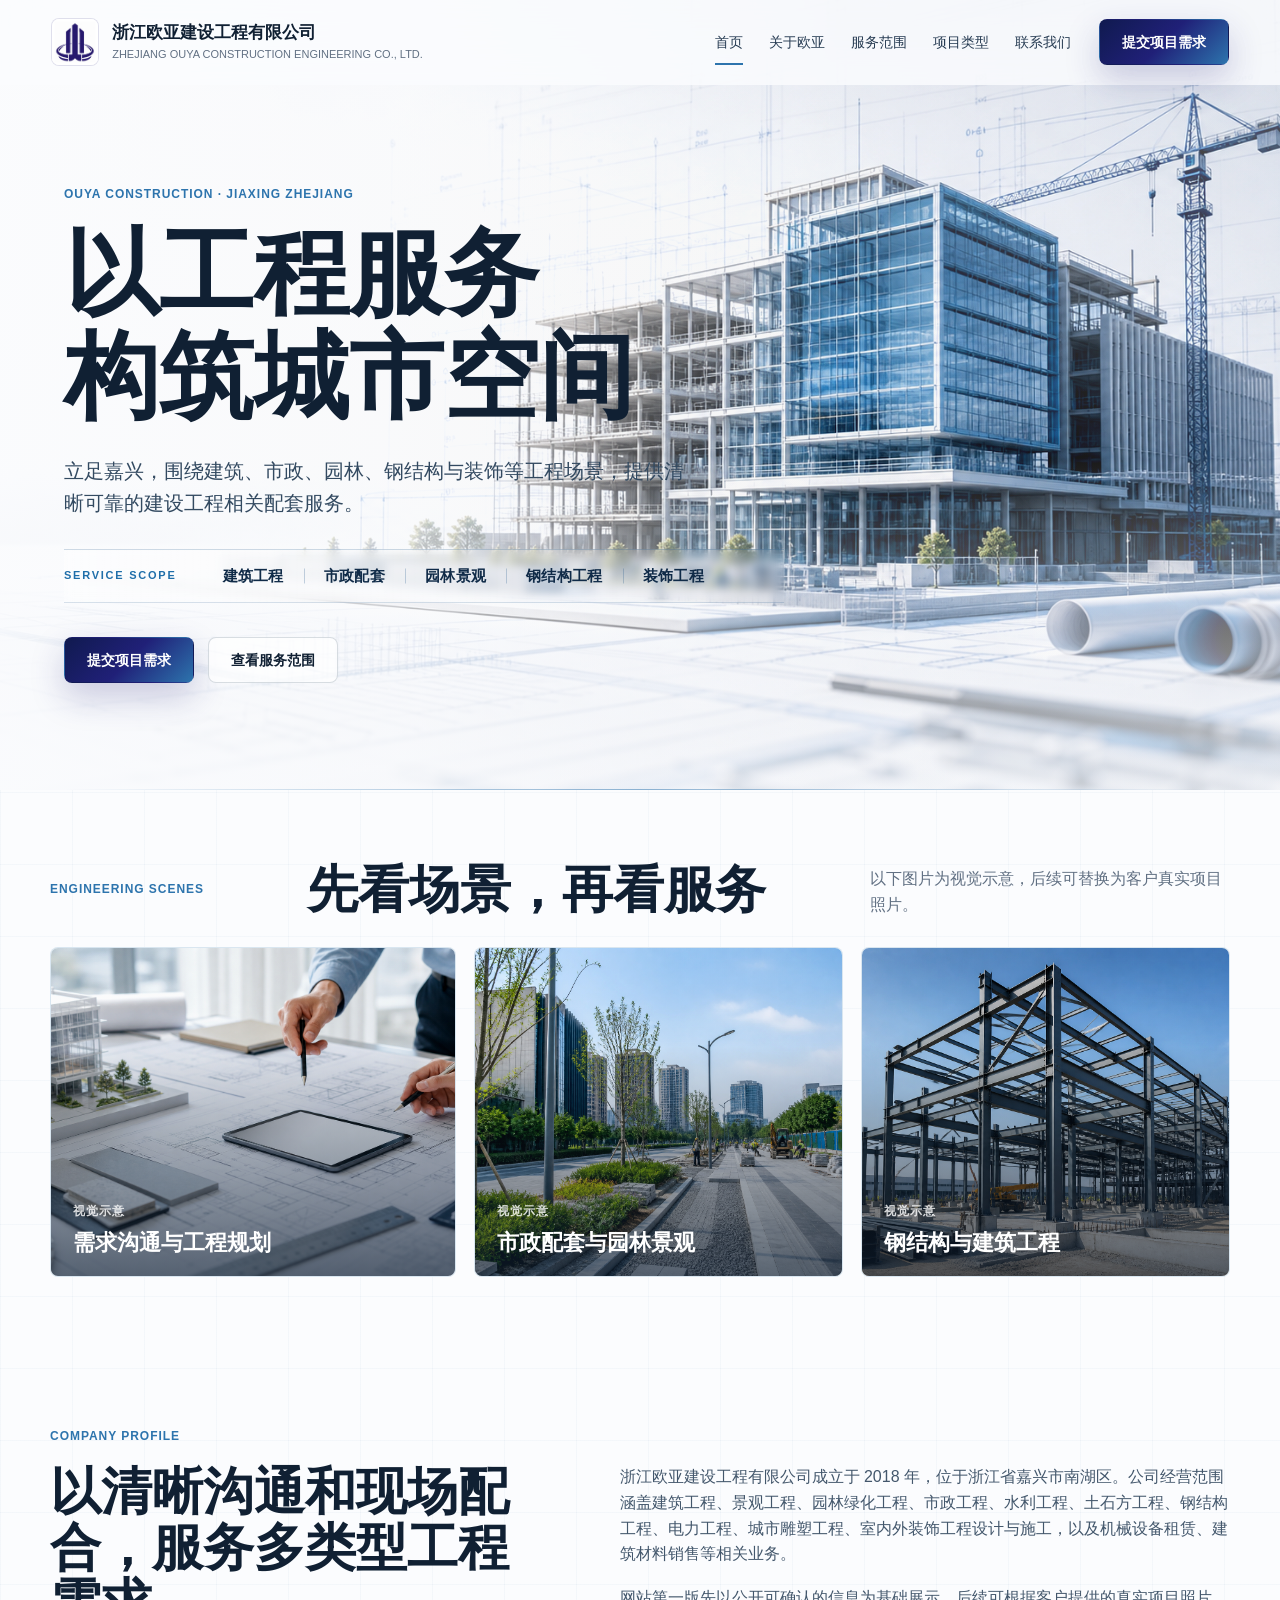
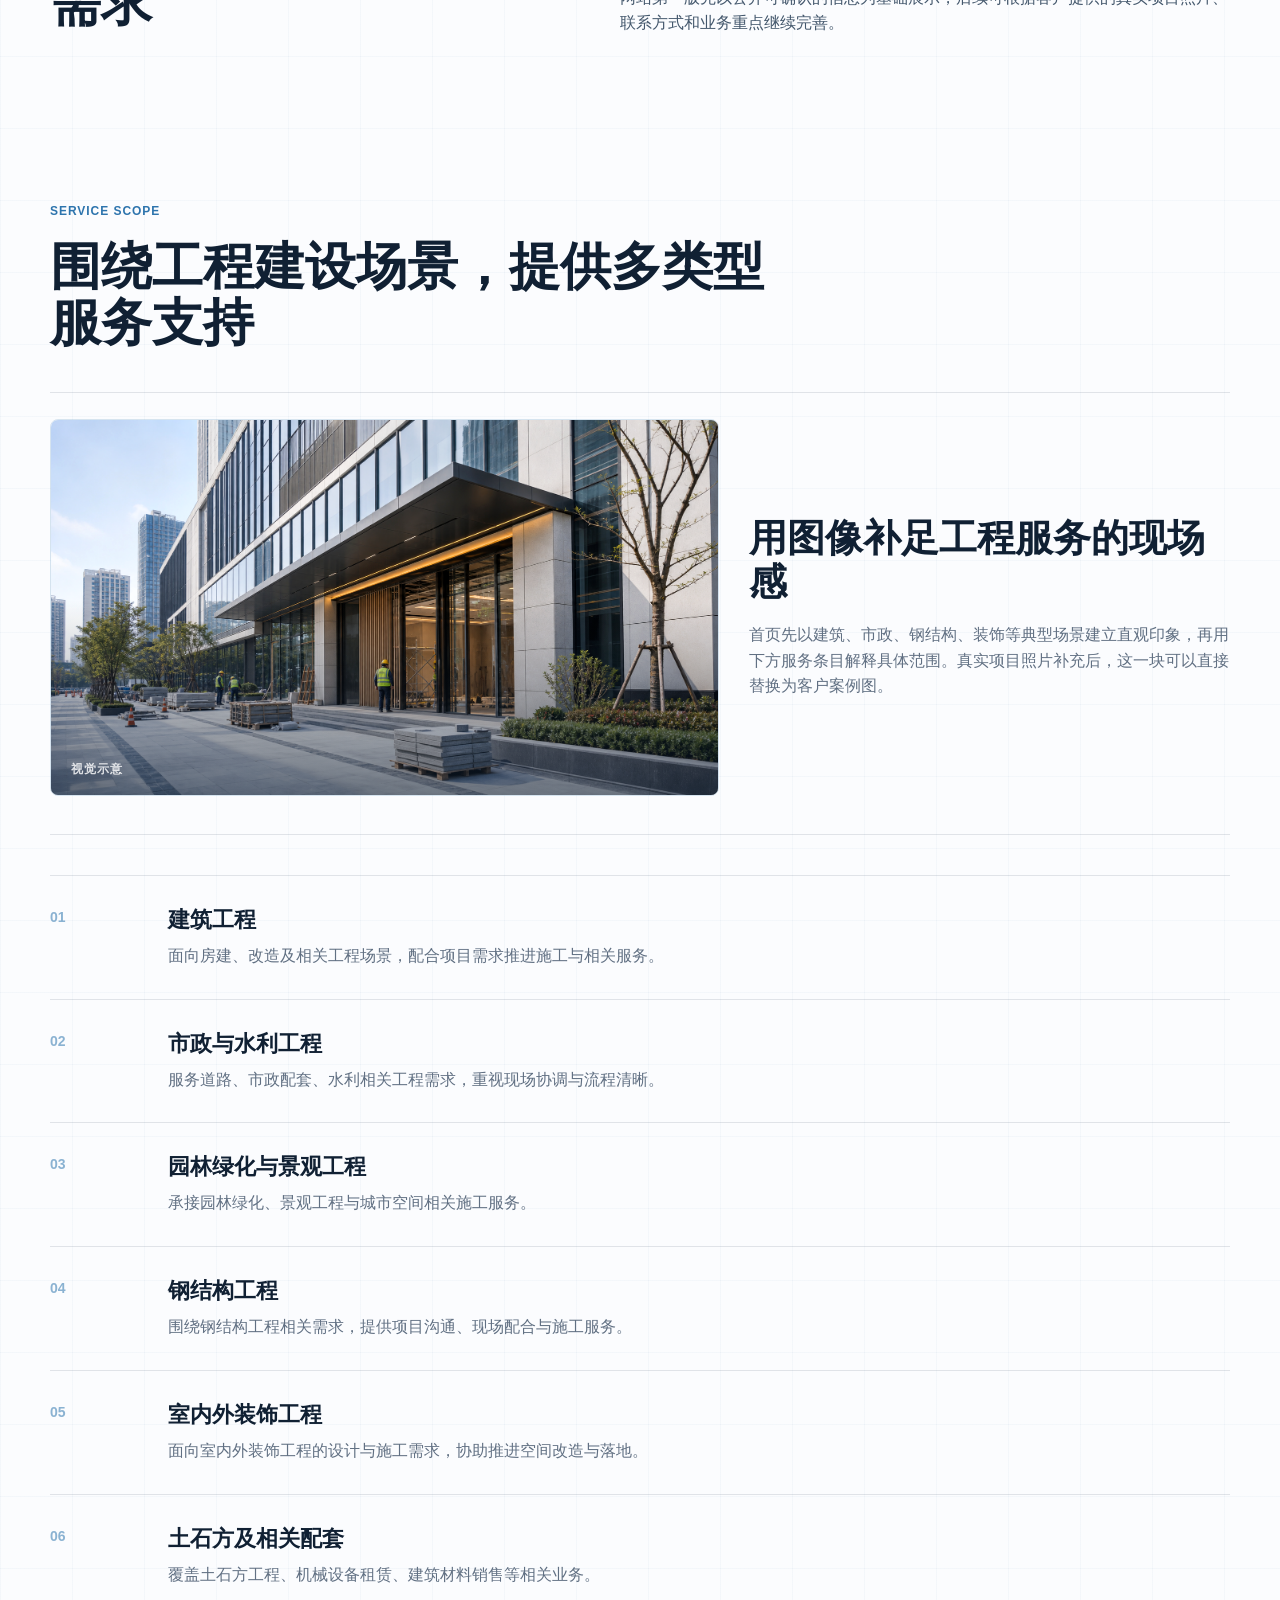
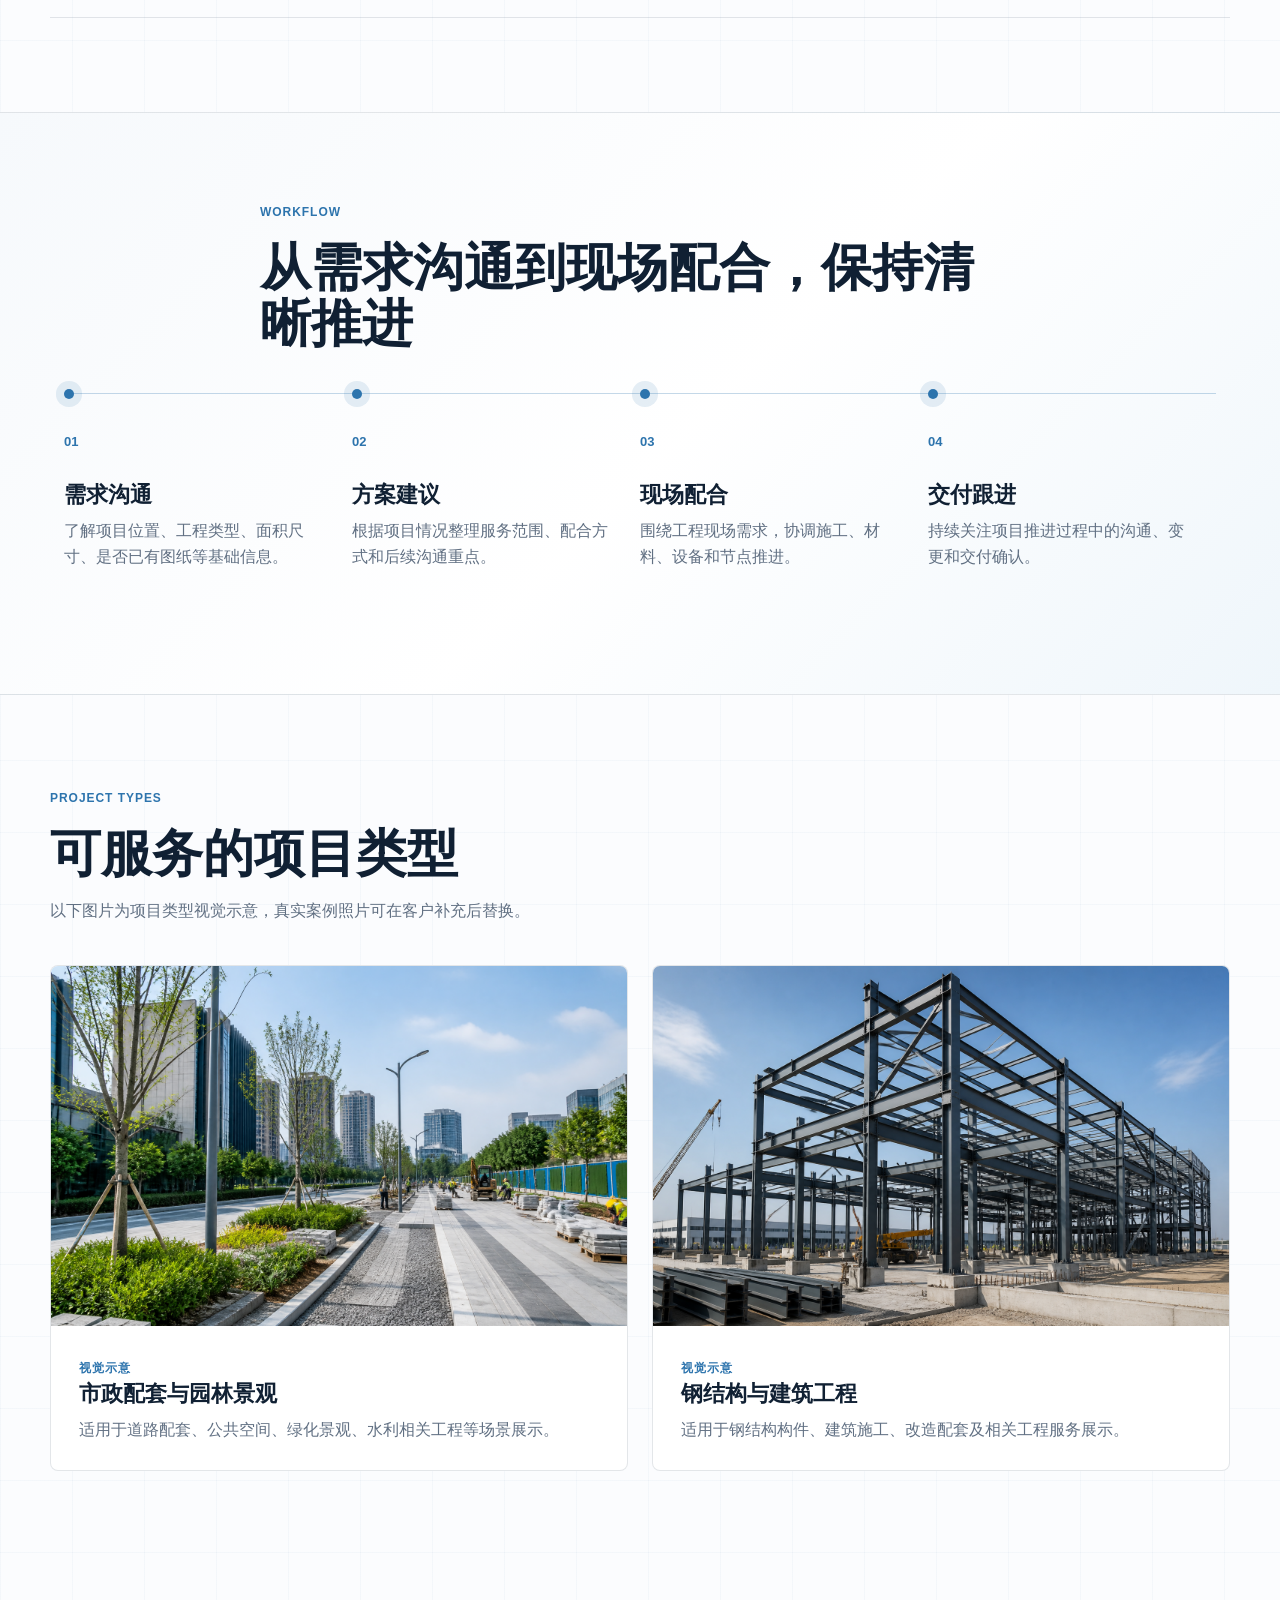
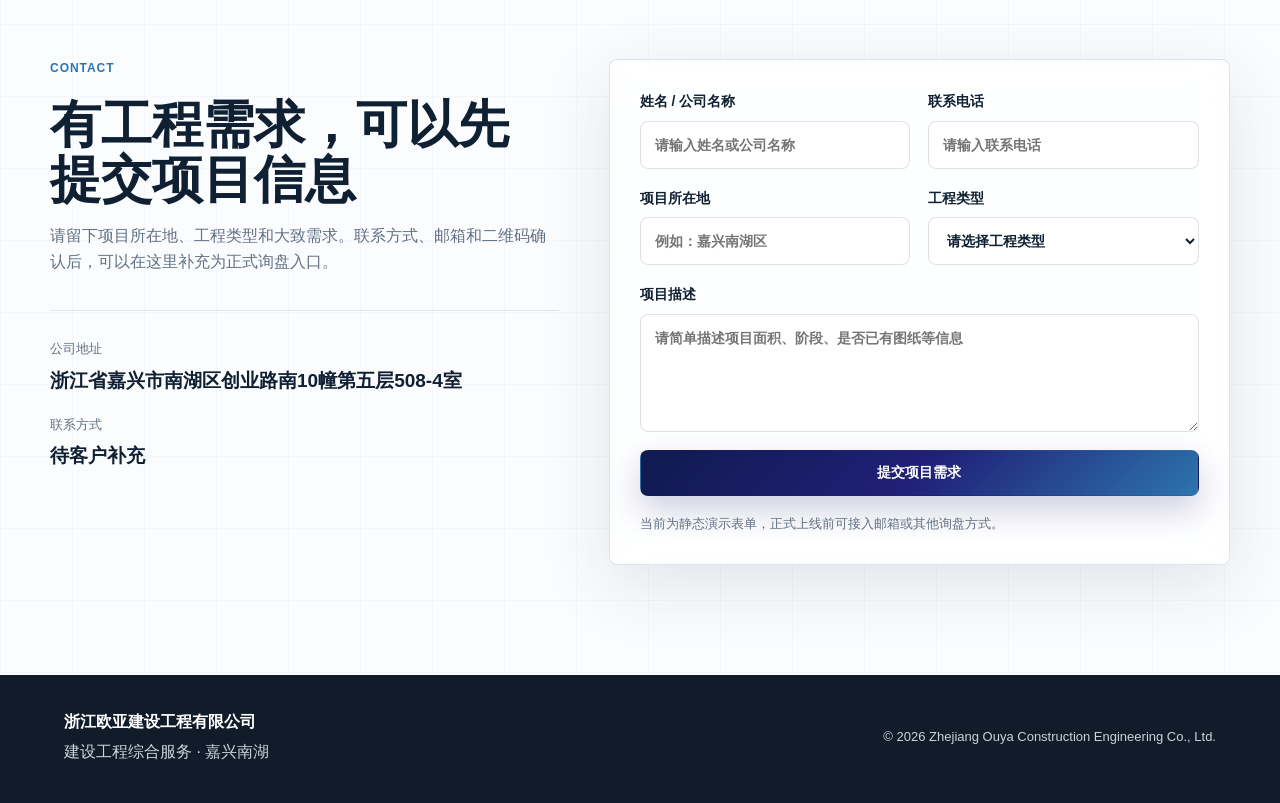
<file: index.html>
﻿<!DOCTYPE html>
<html lang="zh-CN">
  <head>
    <meta charset="UTF-8" />
    <meta name="viewport" content="width=device-width, initial-scale=1.0" />
    <title>浙江欧亚建设工程有限公司 | 建设工程综合服务</title>
    <meta
      name="description"
      content="浙江欧亚建设工程有限公司位于浙江省嘉兴市南湖区，围绕建筑工程、市政工程、园林绿化、钢结构工程、室内外装饰等场景提供建设工程相关服务。"
    />
    <!-- 上线前确认正式域名后再补充 canonical。 -->
    <link rel="stylesheet" href="style.css?v=20260618-scope" />
  </head>
  <body>
    <header class="site-header" data-header>
      <a class="brand" href="index.html" aria-label="浙江欧亚建设工程有限公司首页">
        <span class="brand-mark" aria-hidden="true">
          <img src="assets/images/ouya-logo-mark.png" alt="" />
        </span>
        <span class="brand-text">
          <strong>浙江欧亚建设工程有限公司</strong>
          <span>Zhejiang Ouya Construction Engineering Co., Ltd.</span>
        </span>
      </a>

      <button class="menu-toggle" type="button" aria-label="打开导航菜单" aria-expanded="false" data-menu-toggle>
        <span></span>
        <span></span>
      </button>

      <nav class="site-nav" data-nav>
        <a class="is-active" href="index.html">首页</a>
        <a href="about.html">关于欧亚</a>
        <a href="services.html">服务范围</a>
        <a href="cases.html">项目类型</a>
        <a href="contact.html">联系我们</a>
      </nav>

      <a class="header-action" href="contact.html#inquiry">提交项目需求</a>
    </header>

    <main id="top">
      <section class="hero">
        <div class="hero-media" aria-hidden="true">
          <img src="assets/images/home-hero-blueprint.png" alt="" />
        </div>
        <div class="hero-grid">
          <div class="hero-copy">
            <p class="eyebrow">OUYA CONSTRUCTION · JIAXING ZHEJIANG</p>
            <h1><span>以工程服务</span><span>构筑城市空间</span></h1>
            <p class="hero-lede">
              立足嘉兴，围绕建筑、市政、园林、钢结构与装饰等工程场景，提供清晰可靠的建设工程相关配套服务。
            </p>
            <div class="hero-scope" aria-label="主要服务方向">
              <span class="scope-label">SERVICE SCOPE</span>
              <span class="scope-item">建筑工程</span>
              <span class="scope-item">市政配套</span>
              <span class="scope-item">园林景观</span>
              <span class="scope-item">钢结构工程</span>
              <span class="scope-item">装饰工程</span>
            </div>
            <div class="hero-actions">
              <a class="btn primary" href="contact.html#inquiry">提交项目需求</a>
              <a class="btn secondary" href="services.html">查看服务范围</a>
            </div>
          </div>
        </div>
      </section>

      <section class="section visual-overview" aria-label="工程场景视觉示意">
        <div class="visual-overview-heading">
          <p class="section-kicker">ENGINEERING SCENES</p>
          <h2>先看场景，再看服务</h2>
          <p>以下图片为视觉示意，后续可替换为客户真实项目照片。</p>
        </div>
        <div class="visual-grid">
          <article>
            <img src="assets/images/about-project-planning.png" alt="工程沟通与项目规划视觉示意" />
            <div>
              <span>视觉示意</span>
              <h3>需求沟通与工程规划</h3>
            </div>
          </article>
          <article>
            <img src="assets/images/project-municipal-landscape.png" alt="市政与园林工程视觉示意" />
            <div>
              <span>视觉示意</span>
              <h3>市政配套与园林景观</h3>
            </div>
          </article>
          <article>
            <img src="assets/images/project-steel-structure.png" alt="钢结构工程视觉示意" />
            <div>
              <span>视觉示意</span>
              <h3>钢结构与建筑工程</h3>
            </div>
          </article>
        </div>
      </section>

      <section class="section intro" id="about">
        <div class="section-kicker">COMPANY PROFILE</div>
        <div class="split-layout">
          <div>
            <h2>以清晰沟通和现场配合，服务多类型工程需求</h2>
          </div>
          <div class="intro-copy">
            <p>
              浙江欧亚建设工程有限公司成立于 2018 年，位于浙江省嘉兴市南湖区。公司经营范围涵盖建筑工程、景观工程、园林绿化工程、市政工程、水利工程、土石方工程、钢结构工程、电力工程、城市雕塑工程、室内外装饰工程设计与施工，以及机械设备租赁、建筑材料销售等相关业务。
            </p>
            <p>
              网站第一版先以公开可确认的信息为基础展示，后续可根据客户提供的真实项目照片、联系方式和业务重点继续完善。
            </p>
          </div>
        </div>
      </section>

      <section class="section service-section" id="services">
        <div class="section-heading">
          <p class="section-kicker">SERVICE SCOPE</p>
          <h2>围绕工程建设场景，提供多类型服务支持</h2>
        </div>

        <div class="service-visual-layout">
          <div class="service-visual">
            <img src="assets/images/project-facade-decoration.png" alt="室内外装饰与外立面工程视觉示意" />
            <span>视觉示意</span>
          </div>
          <div class="service-visual-copy">
            <h3>用图像补足工程服务的现场感</h3>
            <p>
              首页先以建筑、市政、钢结构、装饰等典型场景建立直观印象，再用下方服务条目解释具体范围。真实项目照片补充后，这一块可以直接替换为客户案例图。
            </p>
          </div>
        </div>

        <div class="service-list">
          <article class="service-row">
            <span class="service-index">01</span>
            <div>
              <h3>建筑工程</h3>
              <p>面向房建、改造及相关工程场景，配合项目需求推进施工与相关服务。</p>
            </div>
          </article>
          <article class="service-row">
            <span class="service-index">02</span>
            <div>
              <h3>市政与水利工程</h3>
              <p>服务道路、市政配套、水利相关工程需求，重视现场协调与流程清晰。</p>
            </div>
          </article>
          <article class="service-row">
            <span class="service-index">03</span>
            <div>
              <h3>园林绿化与景观工程</h3>
              <p>承接园林绿化、景观工程与城市空间相关施工服务。</p>
            </div>
          </article>
          <article class="service-row">
            <span class="service-index">04</span>
            <div>
              <h3>钢结构工程</h3>
              <p>围绕钢结构工程相关需求，提供项目沟通、现场配合与施工服务。</p>
            </div>
          </article>
          <article class="service-row">
            <span class="service-index">05</span>
            <div>
              <h3>室内外装饰工程</h3>
              <p>面向室内外装饰工程的设计与施工需求，协助推进空间改造与落地。</p>
            </div>
          </article>
          <article class="service-row">
            <span class="service-index">06</span>
            <div>
              <h3>土石方及相关配套</h3>
              <p>覆盖土石方工程、机械设备租赁、建筑材料销售等相关业务。</p>
            </div>
          </article>
        </div>
      </section>

      <section class="section process-section">
        <div class="section-heading">
          <p class="section-kicker">WORKFLOW</p>
          <h2>从需求沟通到现场配合，保持清晰推进</h2>
        </div>
        <div class="process-line">
          <article>
            <span>01</span>
            <h3>需求沟通</h3>
            <p>了解项目位置、工程类型、面积尺寸、是否已有图纸等基础信息。</p>
          </article>
          <article>
            <span>02</span>
            <h3>方案建议</h3>
            <p>根据项目情况整理服务范围、配合方式和后续沟通重点。</p>
          </article>
          <article>
            <span>03</span>
            <h3>现场配合</h3>
            <p>围绕工程现场需求，协调施工、材料、设备和节点推进。</p>
          </article>
          <article>
            <span>04</span>
            <h3>交付跟进</h3>
            <p>持续关注项目推进过程中的沟通、变更和交付确认。</p>
          </article>
        </div>
      </section>

      <section class="section project-section" id="project-types">
        <div class="section-heading">
          <p class="section-kicker">PROJECT TYPES</p>
          <h2>可服务的项目类型</h2>
          <p>以下图片为项目类型视觉示意，真实案例照片可在客户补充后替换。</p>
        </div>

        <div class="project-grid">
          <article class="project-feature">
            <img src="assets/images/project-municipal-landscape.png" alt="市政与园林工程视觉示意" />
            <div>
              <span>视觉示意</span>
              <h3>市政配套与园林景观</h3>
              <p>适用于道路配套、公共空间、绿化景观、水利相关工程等场景展示。</p>
            </div>
          </article>
          <article class="project-feature">
            <img src="assets/images/project-steel-structure.png" alt="钢结构工程视觉示意" />
            <div>
              <span>视觉示意</span>
              <h3>钢结构与建筑工程</h3>
              <p>适用于钢结构构件、建筑施工、改造配套及相关工程服务展示。</p>
            </div>
          </article>
        </div>
      </section>

      <section class="section contact-section" id="contact">
        <div class="contact-copy">
          <p class="section-kicker">CONTACT</p>
          <h2>有工程需求，可以先提交项目信息</h2>
          <p>
            请留下项目所在地、工程类型和大致需求。联系方式、邮箱和二维码确认后，可以在这里补充为正式询盘入口。
          </p>
          <div class="contact-info">
            <div>
              <span>公司地址</span>
              <strong>浙江省嘉兴市南湖区创业路南10幢第五层508-4室</strong>
            </div>
            <div>
              <span>联系方式</span>
              <strong>待客户补充</strong>
            </div>
          </div>
        </div>

        <form class="inquiry-form" data-form>
          <label>
            <span>姓名 / 公司名称</span>
            <input type="text" name="name" placeholder="请输入姓名或公司名称" required />
          </label>
          <label>
            <span>联系电话</span>
            <input type="tel" name="phone" placeholder="请输入联系电话" required />
          </label>
          <label>
            <span>项目所在地</span>
            <input type="text" name="location" placeholder="例如：嘉兴南湖区" />
          </label>
          <label>
            <span>工程类型</span>
            <select name="type">
              <option value="">请选择工程类型</option>
              <option>建筑工程</option>
              <option>市政工程</option>
              <option>园林绿化工程</option>
              <option>钢结构工程</option>
              <option>室内外装饰工程</option>
              <option>其他工程需求</option>
            </select>
          </label>
          <label class="full-field">
            <span>项目描述</span>
            <textarea name="message" rows="4" placeholder="请简单描述项目面积、阶段、是否已有图纸等信息"></textarea>
          </label>
          <button class="btn primary full-field" type="submit">提交项目需求</button>
          <p class="form-note" data-form-note>当前为静态演示表单，正式上线前可接入邮箱或其他询盘方式。</p>
        </form>
      </section>
    </main>

    <footer class="site-footer">
      <div>
        <strong>浙江欧亚建设工程有限公司</strong>
        <span>建设工程综合服务 · 嘉兴南湖</span>
      </div>
      <p>© <span data-year></span> Zhejiang Ouya Construction Engineering Co., Ltd.</p>
    </footer>

    <div class="mobile-contact-bar" aria-label="移动端联系入口">
      <button type="button" data-phone-alert>电话咨询</button>
      <a href="contact.html#inquiry">提交需求</a>
    </div>

    <script src="script.js"></script>
  </body>
</html>
</file>
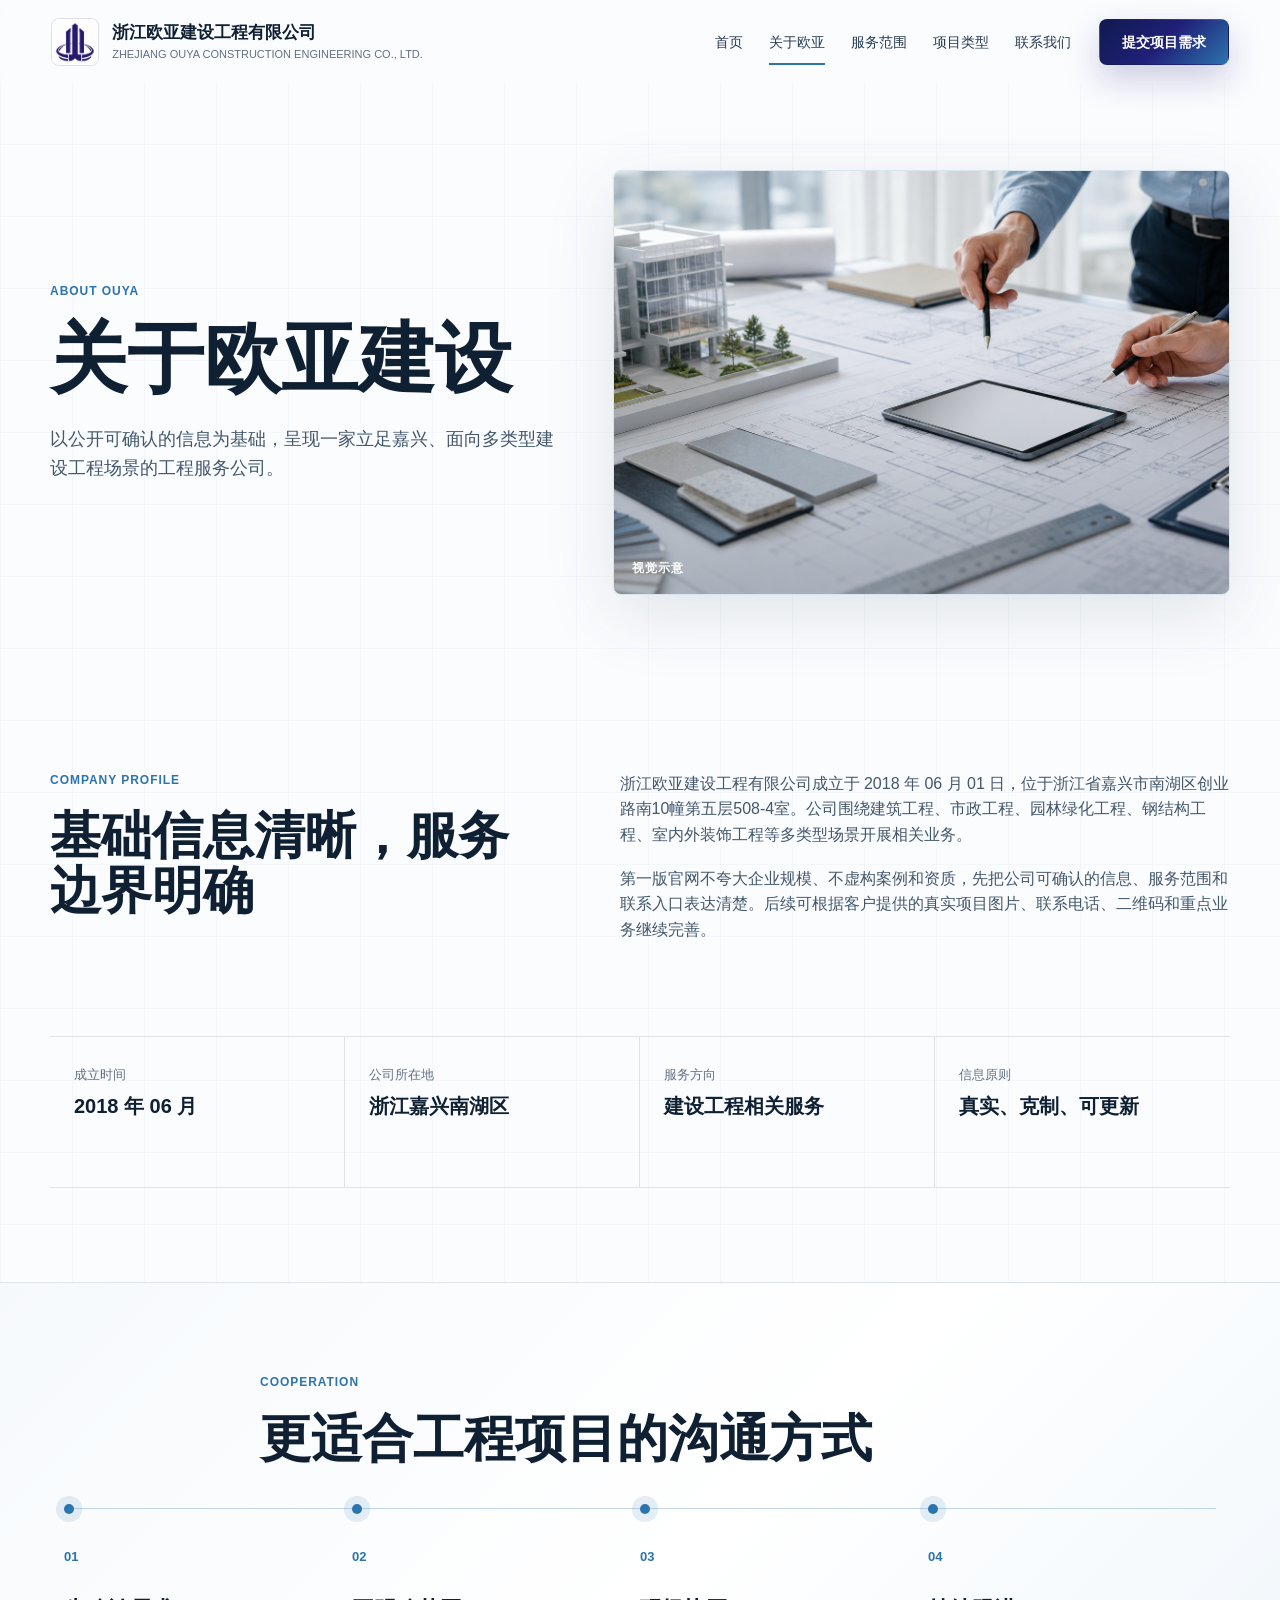
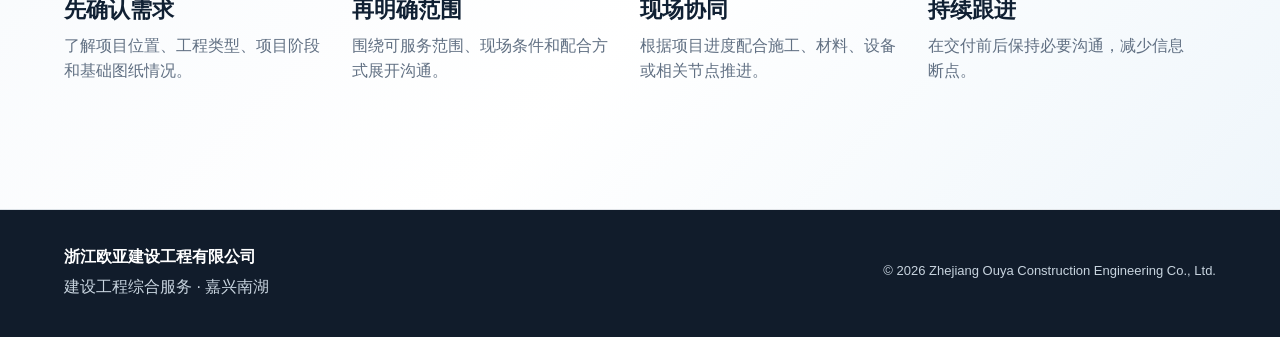
<file: about.html>
﻿<!DOCTYPE html>
<html lang="zh-CN">
  <head>
    <meta charset="UTF-8" />
    <meta name="viewport" content="width=device-width, initial-scale=1.0" />
    <title>关于欧亚 | 浙江欧亚建设工程有限公司</title>
    <meta
      name="description"
      content="了解浙江欧亚建设工程有限公司的基础信息、服务方向和项目沟通方式。公司位于浙江省嘉兴市南湖区，成立于2018年。"
    />
    <link rel="stylesheet" href="style.css?v=20260618-scope" />
  </head>
  <body>
    <header class="site-header" data-header>
      <a class="brand" href="index.html" aria-label="浙江欧亚建设工程有限公司首页">
        <span class="brand-mark" aria-hidden="true"><img src="assets/images/ouya-logo-mark.png" alt="" /></span>
        <span class="brand-text">
          <strong>浙江欧亚建设工程有限公司</strong>
          <span>Zhejiang Ouya Construction Engineering Co., Ltd.</span>
        </span>
      </a>
      <button class="menu-toggle" type="button" aria-label="打开导航菜单" aria-expanded="false" data-menu-toggle>
        <span></span><span></span>
      </button>
      <nav class="site-nav" data-nav>
        <a href="index.html">首页</a>
        <a class="is-active" href="about.html">关于欧亚</a>
        <a href="services.html">服务范围</a>
        <a href="cases.html">项目类型</a>
        <a href="contact.html">联系我们</a>
      </nav>
      <a class="header-action" href="contact.html#inquiry">提交项目需求</a>
    </header>

    <main>
      <section class="page-hero">
        <div class="page-hero-copy">
          <p class="eyebrow">ABOUT OUYA</p>
          <h1>关于欧亚建设</h1>
          <p>
            以公开可确认的信息为基础，呈现一家立足嘉兴、面向多类型建设工程场景的工程服务公司。
          </p>
        </div>
        <div class="page-hero-media">
          <img src="assets/images/about-project-planning.png" alt="工程沟通与项目规划视觉示意" />
          <span>视觉示意</span>
        </div>
      </section>

      <section class="section">
        <div class="split-layout">
          <div>
            <p class="section-kicker">COMPANY PROFILE</p>
            <h2>基础信息清晰，服务边界明确</h2>
          </div>
          <div class="intro-copy">
            <p>
              浙江欧亚建设工程有限公司成立于 2018 年 06 月 01 日，位于浙江省嘉兴市南湖区创业路南10幢第五层508-4室。公司围绕建筑工程、市政工程、园林绿化工程、钢结构工程、室内外装饰工程等多类型场景开展相关业务。
            </p>
            <p>
              第一版官网不夸大企业规模、不虚构案例和资质，先把公司可确认的信息、服务范围和联系入口表达清楚。后续可根据客户提供的真实项目图片、联系电话、二维码和重点业务继续完善。
            </p>
          </div>
        </div>
      </section>

      <section class="section facts-section">
        <div class="fact-grid">
          <div>
            <span>成立时间</span>
            <strong>2018 年 06 月</strong>
          </div>
          <div>
            <span>公司所在地</span>
            <strong>浙江嘉兴南湖区</strong>
          </div>
          <div>
            <span>服务方向</span>
            <strong>建设工程相关服务</strong>
          </div>
          <div>
            <span>信息原则</span>
            <strong>真实、克制、可更新</strong>
          </div>
        </div>
      </section>

      <section class="section process-section">
        <div class="section-heading">
          <p class="section-kicker">COOPERATION</p>
          <h2>更适合工程项目的沟通方式</h2>
        </div>
        <div class="process-line">
          <article>
            <span>01</span>
            <h3>先确认需求</h3>
            <p>了解项目位置、工程类型、项目阶段和基础图纸情况。</p>
          </article>
          <article>
            <span>02</span>
            <h3>再明确范围</h3>
            <p>围绕可服务范围、现场条件和配合方式展开沟通。</p>
          </article>
          <article>
            <span>03</span>
            <h3>现场协同</h3>
            <p>根据项目进度配合施工、材料、设备或相关节点推进。</p>
          </article>
          <article>
            <span>04</span>
            <h3>持续跟进</h3>
            <p>在交付前后保持必要沟通，减少信息断点。</p>
          </article>
        </div>
      </section>
    </main>

    <footer class="site-footer">
      <div><strong>浙江欧亚建设工程有限公司</strong><span>建设工程综合服务 · 嘉兴南湖</span></div>
      <p>© <span data-year></span> Zhejiang Ouya Construction Engineering Co., Ltd.</p>
    </footer>
    <div class="mobile-contact-bar" aria-label="移动端联系入口">
      <button type="button" data-phone-alert>电话咨询</button>
      <a href="contact.html#inquiry">提交需求</a>
    </div>
    <script src="script.js"></script>
  </body>
</html>
</file>
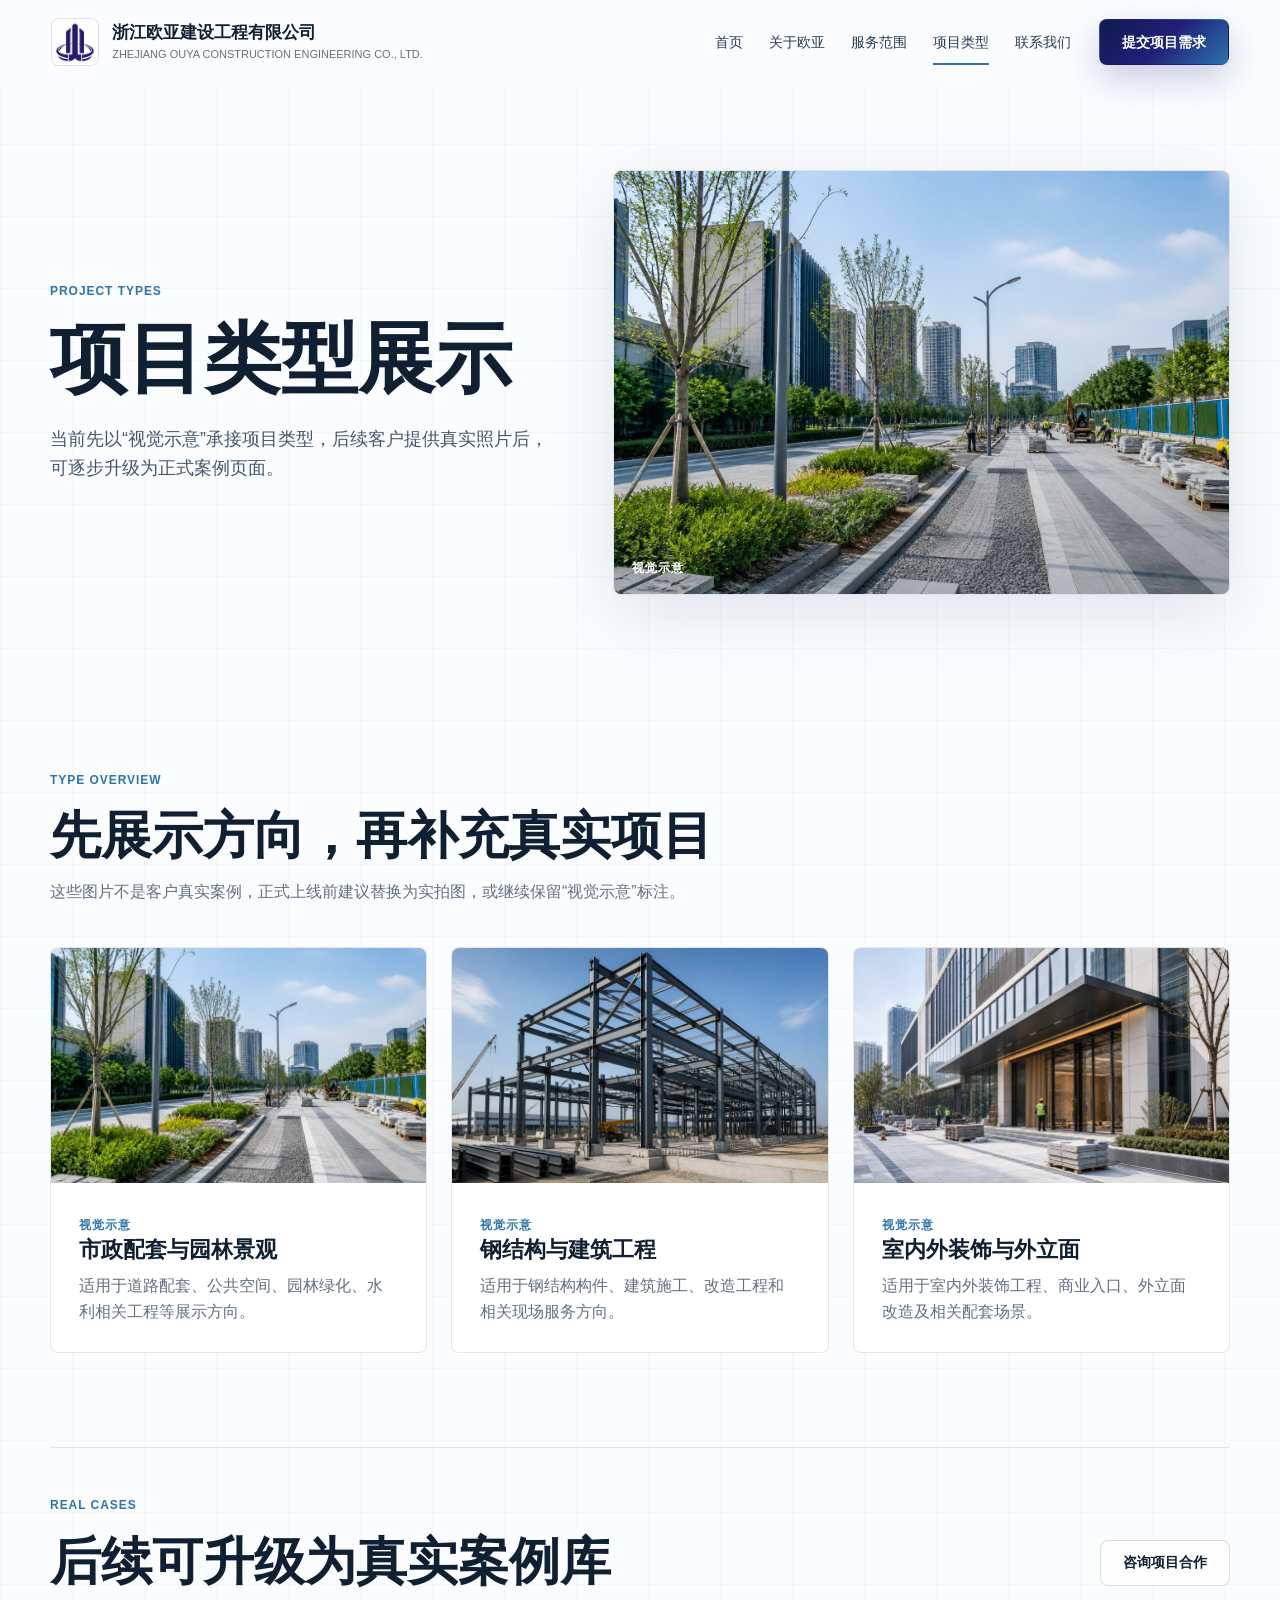
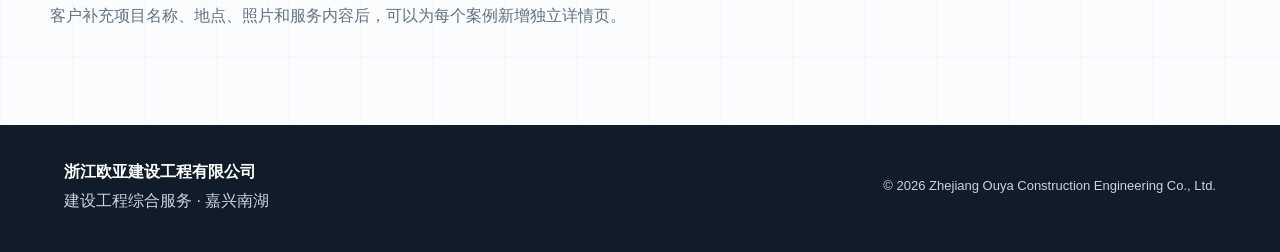
<file: cases.html>
﻿<!DOCTYPE html>
<html lang="zh-CN">
  <head>
    <meta charset="UTF-8" />
    <meta name="viewport" content="width=device-width, initial-scale=1.0" />
    <title>项目类型展示 | 浙江欧亚建设工程有限公司</title>
    <meta
      name="description"
      content="浙江欧亚建设工程有限公司项目类型展示，涵盖市政配套、园林景观、钢结构、建筑工程、室内外装饰等工程场景。"
    />
    <link rel="stylesheet" href="style.css?v=20260618-scope" />
  </head>
  <body>
    <header class="site-header" data-header>
      <a class="brand" href="index.html" aria-label="浙江欧亚建设工程有限公司首页">
        <span class="brand-mark" aria-hidden="true"><img src="assets/images/ouya-logo-mark.png" alt="" /></span>
        <span class="brand-text">
          <strong>浙江欧亚建设工程有限公司</strong>
          <span>Zhejiang Ouya Construction Engineering Co., Ltd.</span>
        </span>
      </a>
      <button class="menu-toggle" type="button" aria-label="打开导航菜单" aria-expanded="false" data-menu-toggle>
        <span></span><span></span>
      </button>
      <nav class="site-nav" data-nav>
        <a href="index.html">首页</a>
        <a href="about.html">关于欧亚</a>
        <a href="services.html">服务范围</a>
        <a class="is-active" href="cases.html">项目类型</a>
        <a href="contact.html">联系我们</a>
      </nav>
      <a class="header-action" href="contact.html#inquiry">提交项目需求</a>
    </header>

    <main>
      <section class="page-hero">
        <div class="page-hero-copy">
          <p class="eyebrow">PROJECT TYPES</p>
          <h1>项目类型展示</h1>
          <p>当前先以“视觉示意”承接项目类型，后续客户提供真实照片后，可逐步升级为正式案例页面。</p>
        </div>
        <div class="page-hero-media">
          <img src="assets/images/project-municipal-landscape.png" alt="市政与园林工程视觉示意" />
          <span>视觉示意</span>
        </div>
      </section>

      <section class="section">
        <div class="section-heading">
          <p class="section-kicker">TYPE OVERVIEW</p>
          <h2>先展示方向，再补充真实项目</h2>
          <p>这些图片不是客户真实案例，正式上线前建议替换为实拍图，或继续保留“视觉示意”标注。</p>
        </div>

        <div class="project-grid project-grid-three">
          <article class="project-feature">
            <img src="assets/images/project-municipal-landscape.png" alt="市政配套与园林景观视觉示意" />
            <div>
              <span>视觉示意</span>
              <h3>市政配套与园林景观</h3>
              <p>适用于道路配套、公共空间、园林绿化、水利相关工程等展示方向。</p>
            </div>
          </article>
          <article class="project-feature">
            <img src="assets/images/project-steel-structure.png" alt="钢结构与建筑工程视觉示意" />
            <div>
              <span>视觉示意</span>
              <h3>钢结构与建筑工程</h3>
              <p>适用于钢结构构件、建筑施工、改造工程和相关现场服务方向。</p>
            </div>
          </article>
          <article class="project-feature">
            <img src="assets/images/project-facade-decoration.png" alt="室内外装饰与外立面工程视觉示意" />
            <div>
              <span>视觉示意</span>
              <h3>室内外装饰与外立面</h3>
              <p>适用于室内外装饰工程、商业入口、外立面改造及相关配套场景。</p>
            </div>
          </article>
        </div>
      </section>

      <section class="section service-note">
        <div>
          <p class="section-kicker">REAL CASES</p>
          <h2>后续可升级为真实案例库</h2>
          <p>客户补充项目名称、地点、照片和服务内容后，可以为每个案例新增独立详情页。</p>
        </div>
        <a class="btn secondary" href="contact.html#inquiry">咨询项目合作</a>
      </section>
    </main>

    <footer class="site-footer">
      <div><strong>浙江欧亚建设工程有限公司</strong><span>建设工程综合服务 · 嘉兴南湖</span></div>
      <p>© <span data-year></span> Zhejiang Ouya Construction Engineering Co., Ltd.</p>
    </footer>
    <div class="mobile-contact-bar" aria-label="移动端联系入口">
      <button type="button" data-phone-alert>电话咨询</button>
      <a href="contact.html#inquiry">提交需求</a>
    </div>
    <script src="script.js"></script>
  </body>
</html>
</file>
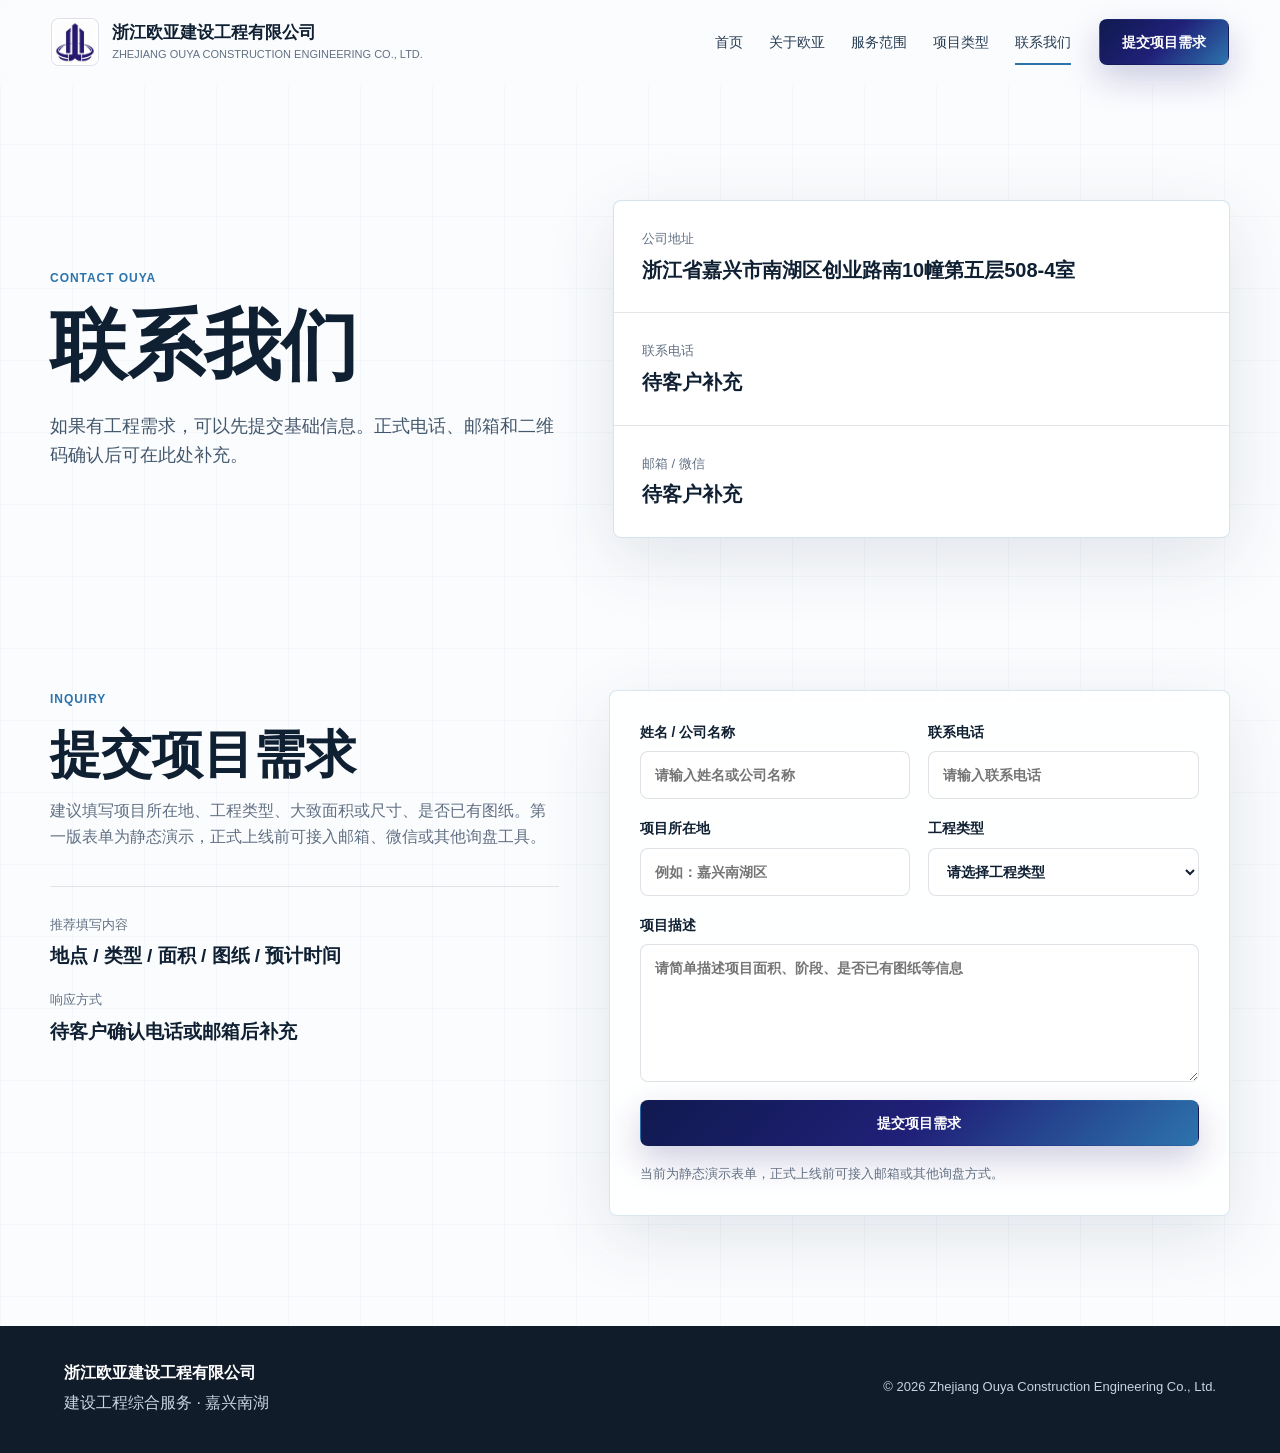
<file: contact.html>
﻿<!DOCTYPE html>
<html lang="zh-CN">
  <head>
    <meta charset="UTF-8" />
    <meta name="viewport" content="width=device-width, initial-scale=1.0" />
    <title>联系我们 | 浙江欧亚建设工程有限公司</title>
    <meta
      name="description"
      content="联系浙江欧亚建设工程有限公司，提交建筑工程、市政工程、园林绿化、钢结构、装饰工程等项目需求。"
    />
    <link rel="stylesheet" href="style.css?v=20260618-scope" />
  </head>
  <body>
    <header class="site-header" data-header>
      <a class="brand" href="index.html" aria-label="浙江欧亚建设工程有限公司首页">
        <span class="brand-mark" aria-hidden="true"><img src="assets/images/ouya-logo-mark.png" alt="" /></span>
        <span class="brand-text">
          <strong>浙江欧亚建设工程有限公司</strong>
          <span>Zhejiang Ouya Construction Engineering Co., Ltd.</span>
        </span>
      </a>
      <button class="menu-toggle" type="button" aria-label="打开导航菜单" aria-expanded="false" data-menu-toggle>
        <span></span><span></span>
      </button>
      <nav class="site-nav" data-nav>
        <a href="index.html">首页</a>
        <a href="about.html">关于欧亚</a>
        <a href="services.html">服务范围</a>
        <a href="cases.html">项目类型</a>
        <a class="is-active" href="contact.html">联系我们</a>
      </nav>
      <a class="header-action" href="#inquiry">提交项目需求</a>
    </header>

    <main>
      <section class="page-hero contact-hero">
        <div class="page-hero-copy">
          <p class="eyebrow">CONTACT OUYA</p>
          <h1>联系我们</h1>
          <p>如果有工程需求，可以先提交基础信息。正式电话、邮箱和二维码确认后可在此处补充。</p>
        </div>
        <div class="contact-card">
          <div>
            <span>公司地址</span>
            <strong>浙江省嘉兴市南湖区创业路南10幢第五层508-4室</strong>
          </div>
          <div>
            <span>联系电话</span>
            <strong>待客户补充</strong>
          </div>
          <div>
            <span>邮箱 / 微信</span>
            <strong>待客户补充</strong>
          </div>
        </div>
      </section>

      <section class="section contact-section contact-page-section" id="inquiry">
        <div class="contact-copy">
          <p class="section-kicker">INQUIRY</p>
          <h2>提交项目需求</h2>
          <p>
            建议填写项目所在地、工程类型、大致面积或尺寸、是否已有图纸。第一版表单为静态演示，正式上线前可接入邮箱、微信或其他询盘工具。
          </p>
          <div class="contact-info">
            <div>
              <span>推荐填写内容</span>
              <strong>地点 / 类型 / 面积 / 图纸 / 预计时间</strong>
            </div>
            <div>
              <span>响应方式</span>
              <strong>待客户确认电话或邮箱后补充</strong>
            </div>
          </div>
        </div>

        <form class="inquiry-form" data-form>
          <label>
            <span>姓名 / 公司名称</span>
            <input type="text" name="name" placeholder="请输入姓名或公司名称" required />
          </label>
          <label>
            <span>联系电话</span>
            <input type="tel" name="phone" placeholder="请输入联系电话" required />
          </label>
          <label>
            <span>项目所在地</span>
            <input type="text" name="location" placeholder="例如：嘉兴南湖区" />
          </label>
          <label>
            <span>工程类型</span>
            <select name="type">
              <option value="">请选择工程类型</option>
              <option>建筑工程</option>
              <option>市政工程</option>
              <option>园林绿化工程</option>
              <option>钢结构工程</option>
              <option>室内外装饰工程</option>
              <option>其他工程需求</option>
            </select>
          </label>
          <label class="full-field">
            <span>项目描述</span>
            <textarea name="message" rows="5" placeholder="请简单描述项目面积、阶段、是否已有图纸等信息"></textarea>
          </label>
          <button class="btn primary full-field" type="submit">提交项目需求</button>
          <p class="form-note" data-form-note>当前为静态演示表单，正式上线前可接入邮箱或其他询盘方式。</p>
        </form>
      </section>
    </main>

    <footer class="site-footer">
      <div><strong>浙江欧亚建设工程有限公司</strong><span>建设工程综合服务 · 嘉兴南湖</span></div>
      <p>© <span data-year></span> Zhejiang Ouya Construction Engineering Co., Ltd.</p>
    </footer>
    <div class="mobile-contact-bar" aria-label="移动端联系入口">
      <button type="button" data-phone-alert>电话咨询</button>
      <a href="#inquiry">提交需求</a>
    </div>
    <script src="script.js"></script>
  </body>
</html>
</file>
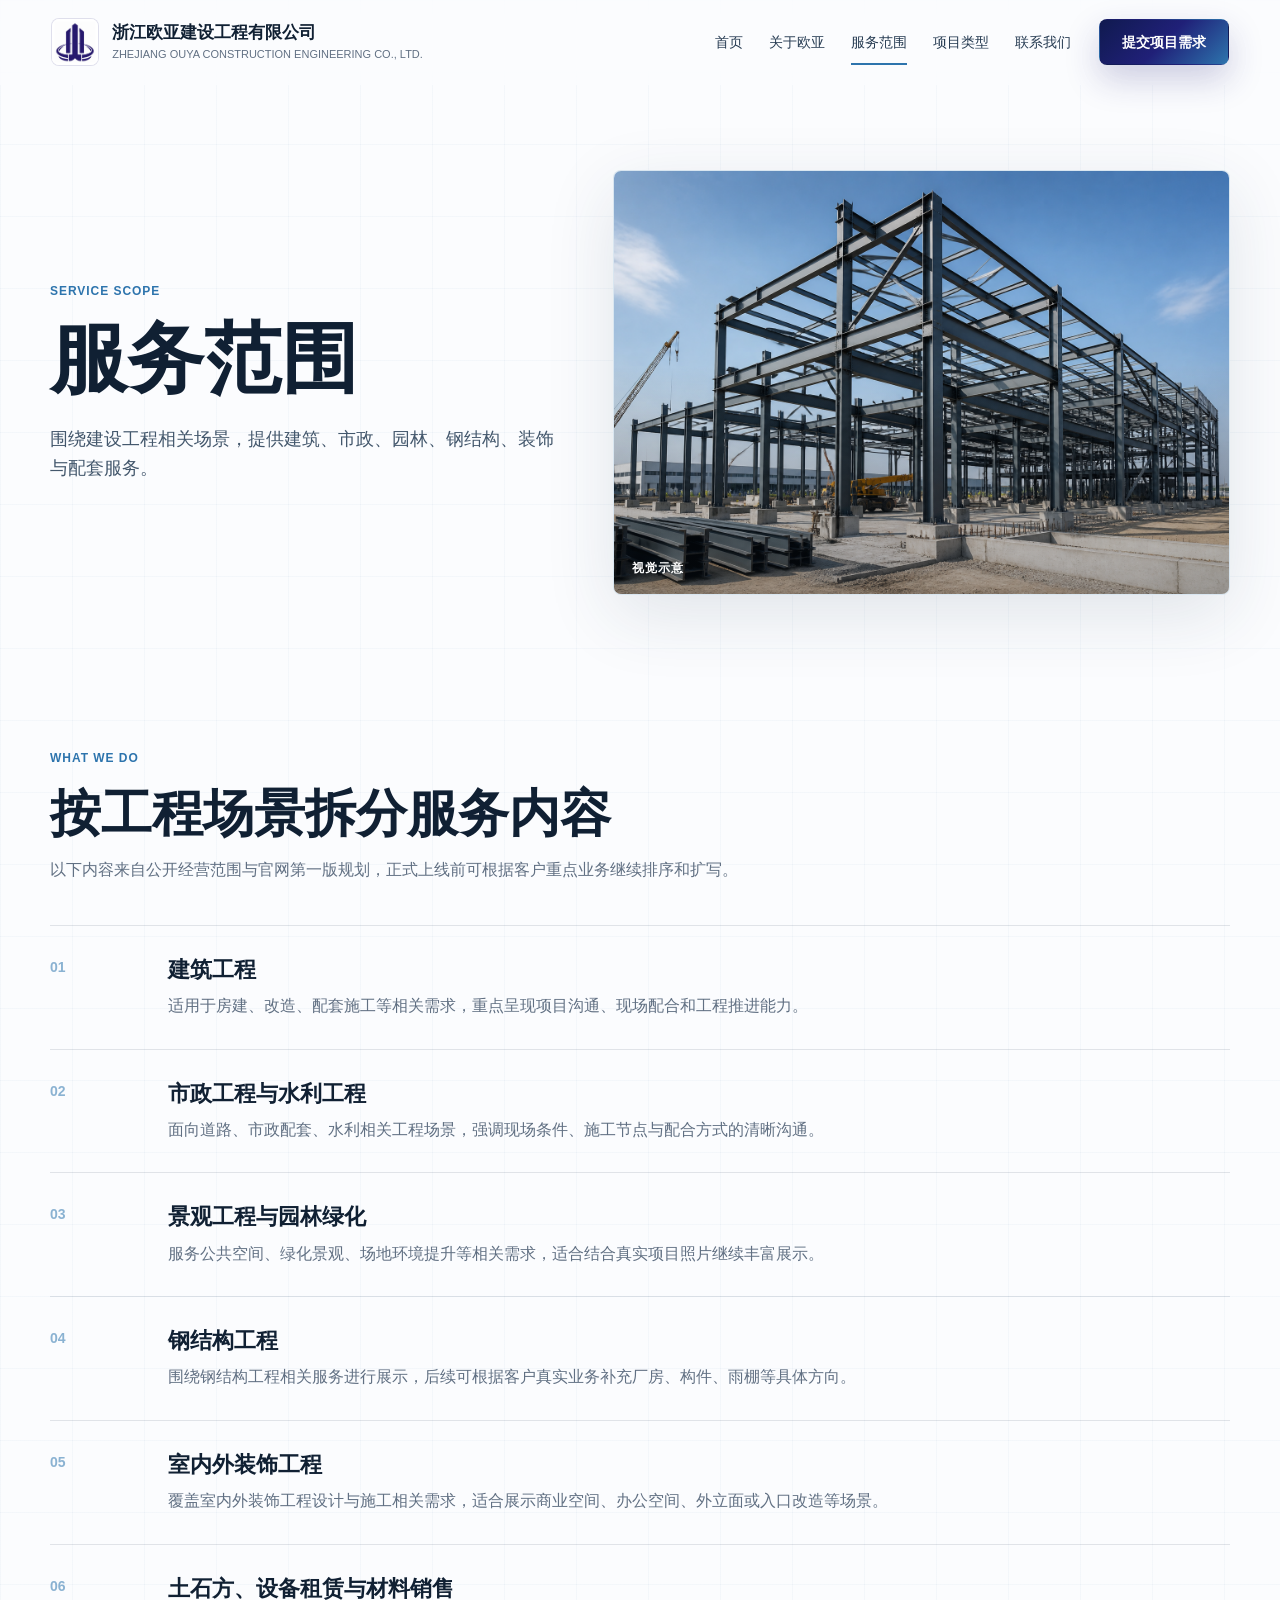
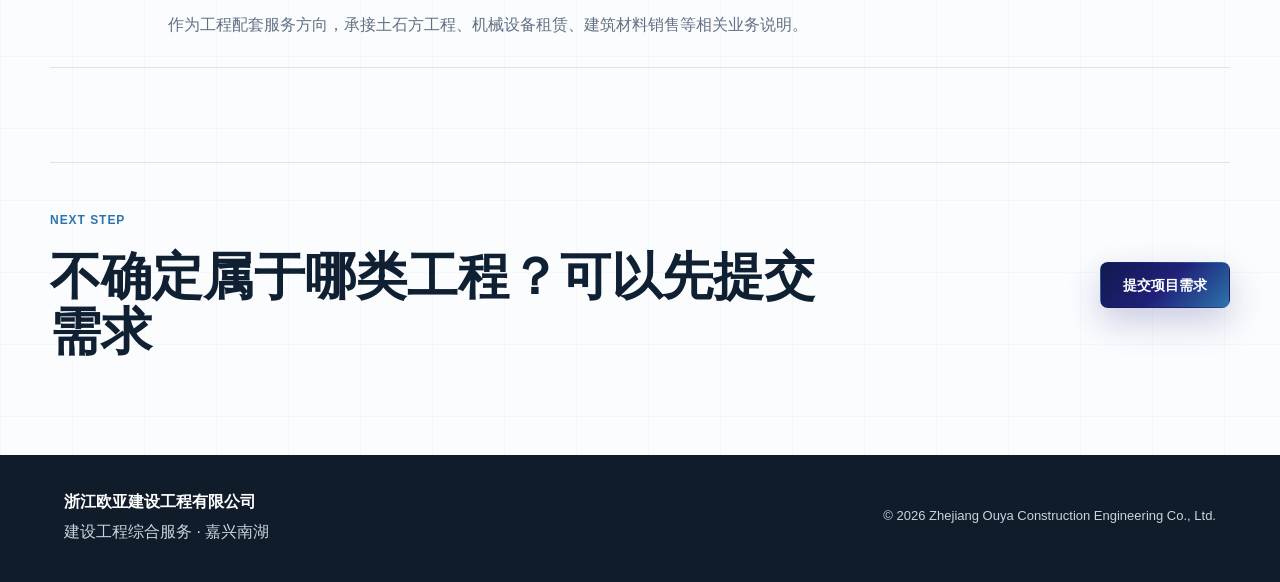
<file: services.html>
﻿<!DOCTYPE html>
<html lang="zh-CN">
  <head>
    <meta charset="UTF-8" />
    <meta name="viewport" content="width=device-width, initial-scale=1.0" />
    <title>服务范围 | 浙江欧亚建设工程有限公司</title>
    <meta
      name="description"
      content="浙江欧亚建设工程有限公司服务范围涵盖建筑工程、市政工程、园林绿化、钢结构工程、室内外装饰工程、土石方及相关配套服务。"
    />
    <link rel="stylesheet" href="style.css?v=20260618-scope" />
  </head>
  <body>
    <header class="site-header" data-header>
      <a class="brand" href="index.html" aria-label="浙江欧亚建设工程有限公司首页">
        <span class="brand-mark" aria-hidden="true"><img src="assets/images/ouya-logo-mark.png" alt="" /></span>
        <span class="brand-text">
          <strong>浙江欧亚建设工程有限公司</strong>
          <span>Zhejiang Ouya Construction Engineering Co., Ltd.</span>
        </span>
      </a>
      <button class="menu-toggle" type="button" aria-label="打开导航菜单" aria-expanded="false" data-menu-toggle>
        <span></span><span></span>
      </button>
      <nav class="site-nav" data-nav>
        <a href="index.html">首页</a>
        <a href="about.html">关于欧亚</a>
        <a class="is-active" href="services.html">服务范围</a>
        <a href="cases.html">项目类型</a>
        <a href="contact.html">联系我们</a>
      </nav>
      <a class="header-action" href="contact.html#inquiry">提交项目需求</a>
    </header>

    <main>
      <section class="page-hero service-hero">
        <div class="page-hero-copy">
          <p class="eyebrow">SERVICE SCOPE</p>
          <h1>服务范围</h1>
          <p>围绕建设工程相关场景，提供建筑、市政、园林、钢结构、装饰与配套服务。</p>
        </div>
        <div class="page-hero-media">
          <img src="assets/images/project-steel-structure.png" alt="钢结构工程视觉示意" />
          <span>视觉示意</span>
        </div>
      </section>

      <section class="section service-section">
        <div class="section-heading">
          <p class="section-kicker">WHAT WE DO</p>
          <h2>按工程场景拆分服务内容</h2>
          <p>以下内容来自公开经营范围与官网第一版规划，正式上线前可根据客户重点业务继续排序和扩写。</p>
        </div>

        <div class="service-list detail-service-list">
          <article class="service-row">
            <span class="service-index">01</span>
            <div>
              <h3>建筑工程</h3>
              <p>适用于房建、改造、配套施工等相关需求，重点呈现项目沟通、现场配合和工程推进能力。</p>
            </div>
          </article>
          <article class="service-row">
            <span class="service-index">02</span>
            <div>
              <h3>市政工程与水利工程</h3>
              <p>面向道路、市政配套、水利相关工程场景，强调现场条件、施工节点与配合方式的清晰沟通。</p>
            </div>
          </article>
          <article class="service-row">
            <span class="service-index">03</span>
            <div>
              <h3>景观工程与园林绿化</h3>
              <p>服务公共空间、绿化景观、场地环境提升等相关需求，适合结合真实项目照片继续丰富展示。</p>
            </div>
          </article>
          <article class="service-row">
            <span class="service-index">04</span>
            <div>
              <h3>钢结构工程</h3>
              <p>围绕钢结构工程相关服务进行展示，后续可根据客户真实业务补充厂房、构件、雨棚等具体方向。</p>
            </div>
          </article>
          <article class="service-row">
            <span class="service-index">05</span>
            <div>
              <h3>室内外装饰工程</h3>
              <p>覆盖室内外装饰工程设计与施工相关需求，适合展示商业空间、办公空间、外立面或入口改造等场景。</p>
            </div>
          </article>
          <article class="service-row">
            <span class="service-index">06</span>
            <div>
              <h3>土石方、设备租赁与材料销售</h3>
              <p>作为工程配套服务方向，承接土石方工程、机械设备租赁、建筑材料销售等相关业务说明。</p>
            </div>
          </article>
        </div>
      </section>

      <section class="section service-note">
        <div>
          <p class="section-kicker">NEXT STEP</p>
          <h2>不确定属于哪类工程？可以先提交需求</h2>
        </div>
        <a class="btn primary" href="contact.html#inquiry">提交项目需求</a>
      </section>
    </main>

    <footer class="site-footer">
      <div><strong>浙江欧亚建设工程有限公司</strong><span>建设工程综合服务 · 嘉兴南湖</span></div>
      <p>© <span data-year></span> Zhejiang Ouya Construction Engineering Co., Ltd.</p>
    </footer>
    <div class="mobile-contact-bar" aria-label="移动端联系入口">
      <button type="button" data-phone-alert>电话咨询</button>
      <a href="contact.html#inquiry">提交需求</a>
    </div>
    <script src="script.js"></script>
  </body>
</html>
</file>
<file: style.css>
:root {
  --ink: #102033;
  --muted: #617083;
  --soft: #eef3f8;
  --line: rgba(24, 50, 78, 0.12);
  --brand: #202078;
  --brand-deep: #101a4f;
  --blue: #2d74ad;
  --cyan: #48b9da;
  --paper: #fbfcfe;
  --white: #ffffff;
  --shadow: 0 20px 70px rgba(31, 54, 81, 0.12);
  --max: 1180px;
}

* {
  box-sizing: border-box;
}

html {
  scroll-behavior: auto;
  overflow-x: clip;
  overflow-y: auto;
}

body {
  margin: 0;
  color: var(--ink);
  background:
    linear-gradient(90deg, rgba(47, 110, 164, 0.035) 1px, transparent 1px),
    linear-gradient(180deg, rgba(47, 110, 164, 0.035) 1px, transparent 1px),
    var(--paper);
  background-size: 72px 72px;
  font-family: "Microsoft YaHei", "PingFang SC", "Noto Sans CJK SC", Arial, sans-serif;
  line-height: 1.6;
  min-height: 100%;
  overflow-x: clip;
}

img {
  display: block;
  max-width: 100%;
}

a {
  color: inherit;
  text-decoration: none;
}

button,
input,
select,
textarea {
  font: inherit;
}

.site-header {
  position: fixed;
  top: 0;
  left: 0;
  right: 0;
  z-index: 50;
  display: grid;
  grid-template-columns: minmax(260px, 1fr) auto auto;
  align-items: center;
  gap: 28px;
  padding: 18px clamp(20px, 4vw, 56px);
  background: rgba(251, 252, 254, 0.84);
  border-bottom: 1px solid transparent;
  backdrop-filter: blur(18px);
  transition: border-color 0.2s ease, box-shadow 0.2s ease, background 0.2s ease;
}

.site-header.is-scrolled {
  background: rgba(251, 252, 254, 0.94);
  border-color: var(--line);
  box-shadow: 0 12px 38px rgba(27, 47, 70, 0.08);
}

.brand {
  display: inline-flex;
  align-items: center;
  min-width: 0;
  gap: 13px;
}

.brand-mark {
  width: 48px;
  height: 48px;
  flex: 0 0 auto;
  display: grid;
  place-items: center;
  overflow: hidden;
  border: 1px solid rgba(32, 32, 120, 0.14);
  background: var(--white);
  border-radius: 8px;
}

.brand-mark img {
  width: 100%;
  height: 100%;
  max-width: 100%;
  object-fit: contain;
  object-position: center;
}

.brand-text {
  display: grid;
  min-width: 0;
  line-height: 1.2;
}

.brand-text strong {
  font-size: 17px;
  letter-spacing: 0;
}

.brand-text span {
  margin-top: 5px;
  color: var(--muted);
  font-size: 11px;
  text-transform: uppercase;
}

.site-nav {
  display: flex;
  align-items: center;
  gap: 26px;
  color: #263b52;
  font-size: 14px;
  white-space: nowrap;
}

.site-nav a {
  position: relative;
  padding: 4px 0;
}

.site-nav a::after {
  position: absolute;
  left: 0;
  right: 0;
  bottom: -8px;
  height: 2px;
  background: var(--blue);
  content: "";
  opacity: 0;
  transform: scaleX(0.35);
  transition: opacity 0.2s ease, transform 0.2s ease;
}

.site-nav a:hover::after,
.site-nav a.is-active::after {
  opacity: 1;
  transform: scaleX(1);
}

.header-action,
.btn {
  display: inline-flex;
  align-items: center;
  justify-content: center;
  min-height: 46px;
  padding: 0 22px;
  border: 1px solid transparent;
  border-radius: 8px;
  font-size: 14px;
  font-weight: 700;
  cursor: pointer;
  transition: transform 0.2s ease, border-color 0.2s ease, background 0.2s ease, color 0.2s ease;
}

.header-action,
.btn.primary {
  color: var(--white);
  background: linear-gradient(135deg, var(--brand-deep), var(--brand), var(--blue));
  box-shadow: 0 14px 34px rgba(32, 32, 120, 0.22);
}

.btn.secondary {
  color: var(--ink);
  background: rgba(255, 255, 255, 0.72);
  border-color: rgba(24, 50, 78, 0.16);
}

.header-action:hover,
.btn:hover {
  transform: translateY(-1px);
}

.menu-toggle {
  display: none;
  width: 46px;
  height: 42px;
  padding: 0;
  border: 1px solid var(--line);
  border-radius: 8px;
  background: rgba(255, 255, 255, 0.72);
}

.menu-toggle span {
  display: block;
  width: 18px;
  height: 2px;
  margin: 5px auto;
  background: var(--ink);
  transition: transform 0.2s ease;
}

.hero {
  position: relative;
  min-height: 790px;
  padding: 174px clamp(20px, 5vw, 72px) 82px;
  overflow: hidden;
  isolation: isolate;
}

.hero::after {
  position: absolute;
  left: clamp(20px, 5vw, 72px);
  right: clamp(20px, 5vw, 72px);
  bottom: 0;
  height: 1px;
  background: linear-gradient(90deg, transparent, rgba(45, 116, 173, 0.5), transparent);
  content: "";
}

.hero-media {
  position: absolute;
  inset: 0;
  z-index: -2;
}

.hero-media::after {
  position: absolute;
  inset: 0;
  background:
    linear-gradient(90deg, rgba(251, 252, 254, 0.9) 0%, rgba(251, 252, 254, 0.66) 31%, rgba(251, 252, 254, 0.04) 64%, rgba(251, 252, 254, 0.14) 100%),
    linear-gradient(180deg, rgba(251, 252, 254, 0.26) 0%, rgba(251, 252, 254, 0) 58%, rgba(251, 252, 254, 0.76) 100%);
  content: "";
}

.hero-media img {
  width: 100%;
  height: 100%;
  object-fit: cover;
  object-position: 60% center;
  filter: saturate(1.2) contrast(1.16) brightness(0.96);
}

.hero-grid {
  width: min(100%, var(--max));
  margin: 0 auto;
  display: grid;
  grid-template-columns: minmax(0, 720px);
  align-items: center;
  min-height: 520px;
}

.hero-copy {
  min-width: 0;
}

.hero-copy p,
.contact-copy p,
.service-row p,
.process-line p,
.project-feature p {
  overflow-wrap: anywhere;
}

.eyebrow,
.section-kicker {
  margin: 0 0 18px;
  color: var(--blue);
  font-size: 12px;
  font-weight: 800;
  letter-spacing: 0.08em;
  text-transform: uppercase;
}

.hero h1,
.section h2 {
  margin: 0;
  color: var(--ink);
  font-weight: 800;
  line-height: 1.08;
  letter-spacing: 0;
}

.hero h1 {
  max-width: 720px;
  font-size: clamp(54px, 7.4vw, 102px);
  letter-spacing: 0;
}

.hero h1 span {
  display: block;
}

.hero-lede {
  max-width: 620px;
  margin: 28px 0 0;
  color: #334a61;
  font-size: 20px;
}

.hero-scope {
  display: flex;
  align-items: center;
  flex-wrap: wrap;
  gap: 0;
  max-width: 760px;
  margin-top: 30px;
  padding: 14px 0;
  border-top: 1px solid rgba(20, 78, 132, 0.2);
  border-bottom: 1px solid rgba(20, 78, 132, 0.16);
  background: linear-gradient(90deg, rgba(255, 255, 255, 0.42), rgba(255, 255, 255, 0.16) 68%, rgba(255, 255, 255, 0));
  backdrop-filter: blur(4px);
}

.hero-scope span {
  display: inline-flex;
  align-items: center;
}

.scope-label {
  margin-right: 26px;
  color: #1f6ea9;
  font-family: Arial, sans-serif;
  font-size: 11px;
  font-weight: 900;
  letter-spacing: 0.16em;
}

.scope-item {
  position: relative;
  min-height: 22px;
  padding: 0 20px;
  color: #102b48;
  font-size: 15px;
  font-weight: 900;
  letter-spacing: 0.02em;
}

.scope-item + .scope-item::before {
  content: "";
  position: absolute;
  left: 0;
  top: 50%;
  width: 1px;
  height: 15px;
  background: rgba(20, 78, 132, 0.24);
  transform: translateY(-50%);
}

.hero-actions {
  display: flex;
  flex-wrap: wrap;
  gap: 14px;
  margin-top: 34px;
}

.contact-info span {
  display: block;
  margin-bottom: 6px;
  color: var(--muted);
  font-size: 13px;
}

.contact-info strong {
  color: var(--ink);
  font-size: 19px;
}

.section {
  width: min(100% - 40px, var(--max));
  margin: 0 auto;
  padding: 94px 0;
}

.visual-overview {
  padding-top: 72px;
  padding-bottom: 56px;
}

.visual-overview-heading {
  display: flex;
  align-items: end;
  justify-content: space-between;
  gap: 32px;
  margin-bottom: 30px;
}

.visual-overview-heading h2 {
  max-width: 520px;
  overflow-wrap: anywhere;
}

.visual-overview-heading p:last-child {
  max-width: 360px;
  margin: 0;
  color: var(--muted);
}

.visual-grid {
  display: grid;
  grid-template-columns: 1.1fr 1fr 1fr;
  gap: 18px;
}

.visual-grid article {
  position: relative;
  min-height: 330px;
  overflow: hidden;
  border: 1px solid rgba(45, 116, 173, 0.18);
  border-radius: 8px;
  background: var(--white);
}

.visual-grid img {
  width: 100%;
  height: 100%;
  object-fit: cover;
  filter: saturate(1.08) contrast(1.05);
}

.visual-grid article::after {
  position: absolute;
  inset: 0;
  background: linear-gradient(180deg, rgba(16, 32, 51, 0.02) 30%, rgba(16, 32, 51, 0.66) 100%);
  content: "";
}

.visual-grid article div {
  position: absolute;
  left: 22px;
  right: 22px;
  bottom: 20px;
  z-index: 1;
}

.visual-grid span,
.service-visual span {
  display: inline-block;
  margin-bottom: 8px;
  color: rgba(255, 255, 255, 0.82);
  font-size: 12px;
  font-weight: 800;
  letter-spacing: 0.08em;
}

.visual-grid h3 {
  margin: 0;
  color: var(--white);
  font-size: 22px;
  line-height: 1.25;
}

.page-hero {
  width: min(100% - 40px, var(--max));
  margin: 0 auto;
  min-height: 650px;
  padding: 170px 0 82px;
  display: grid;
  grid-template-columns: minmax(280px, 0.9fr) minmax(360px, 1.1fr);
  align-items: center;
  gap: 58px;
}

.page-hero-copy h1 {
  margin: 0;
  color: var(--ink);
  font-size: clamp(48px, 6vw, 78px);
  line-height: 1.04;
  letter-spacing: 0;
}

.page-hero-copy p:not(.eyebrow) {
  max-width: 560px;
  margin: 26px 0 0;
  color: #43576c;
  font-size: 18px;
}

.page-hero-media {
  position: relative;
  overflow: hidden;
  border: 1px solid rgba(45, 116, 173, 0.18);
  border-radius: 8px;
  background: var(--white);
  box-shadow: var(--shadow);
}

.page-hero-media::after {
  position: absolute;
  inset: 0;
  background: linear-gradient(180deg, transparent 46%, rgba(16, 32, 51, 0.24));
  content: "";
  pointer-events: none;
}

.page-hero-media img {
  width: 100%;
  aspect-ratio: 16 / 11;
  object-fit: cover;
}

.page-hero-media span {
  position: absolute;
  left: 18px;
  bottom: 16px;
  z-index: 1;
  color: var(--white);
  font-size: 12px;
  font-weight: 800;
  letter-spacing: 0.08em;
}

.contact-card {
  display: grid;
  gap: 0;
  background: rgba(255, 255, 255, 0.82);
  border: 1px solid rgba(45, 116, 173, 0.2);
  border-radius: 8px;
  box-shadow: var(--shadow);
  backdrop-filter: blur(18px);
}

.contact-card div {
  padding: 28px;
  border-bottom: 1px solid var(--line);
}

.contact-card div:last-child {
  border-bottom: 0;
}

.contact-card span,
.fact-grid span {
  display: block;
  margin-bottom: 7px;
  color: var(--muted);
  font-size: 13px;
}

.contact-card strong,
.fact-grid strong {
  display: block;
  color: var(--ink);
  font-size: 20px;
  line-height: 1.38;
}

.facts-section {
  padding-top: 0;
}

.fact-grid {
  display: grid;
  grid-template-columns: repeat(4, minmax(0, 1fr));
  border-top: 1px solid var(--line);
  border-bottom: 1px solid var(--line);
}

.fact-grid div {
  min-height: 150px;
  padding: 28px 24px;
  border-right: 1px solid var(--line);
}

.fact-grid div:last-child {
  border-right: 0;
}

.split-layout {
  display: grid;
  grid-template-columns: minmax(280px, 0.9fr) minmax(320px, 1.1fr);
  gap: 70px;
  align-items: start;
}

.section h2 {
  font-size: clamp(32px, 4vw, 52px);
}

.intro-copy {
  color: #43576c;
  font-size: 16px;
}

.intro-copy p {
  margin: 0;
}

.intro-copy p + p {
  margin-top: 18px;
}

.section-heading {
  max-width: 760px;
  margin-bottom: 42px;
}

.section-heading > p:last-child {
  margin: 16px 0 0;
  color: var(--muted);
}

.service-section {
  padding-top: 72px;
}

.service-visual-layout {
  display: grid;
  grid-template-columns: minmax(320px, 1fr) minmax(280px, 0.72fr);
  gap: 30px;
  align-items: center;
  margin: 0 0 40px;
  padding: 26px 0 38px;
  border-top: 1px solid var(--line);
  border-bottom: 1px solid var(--line);
}

.service-visual {
  position: relative;
  overflow: hidden;
  border-radius: 8px;
  border: 1px solid rgba(45, 116, 173, 0.18);
}

.service-visual::after {
  position: absolute;
  inset: 0;
  background: linear-gradient(180deg, transparent 48%, rgba(16, 32, 51, 0.58));
  content: "";
}

.service-visual img {
  width: 100%;
  aspect-ratio: 16 / 9;
  object-fit: cover;
  filter: saturate(1.08) contrast(1.05);
}

.service-visual span {
  position: absolute;
  left: 20px;
  bottom: 16px;
  z-index: 1;
  margin-bottom: 0;
}

.service-visual-copy {
  padding: 12px 0;
}

.service-visual-copy h3 {
  margin: 0;
  color: var(--ink);
  font-size: clamp(26px, 3vw, 38px);
  line-height: 1.16;
}

.service-visual-copy p {
  margin: 18px 0 0;
  color: var(--muted);
}

.service-list {
  border-top: 1px solid var(--line);
}

.service-row {
  display: grid;
  grid-template-columns: 90px 1fr;
  gap: 28px;
  padding: 30px 0;
  border-bottom: 1px solid var(--line);
}

.service-index {
  color: rgba(45, 116, 173, 0.55);
  font-size: 14px;
  font-weight: 800;
}

.service-row h3,
.process-line h3,
.project-feature h3 {
  margin: 0;
  color: var(--ink);
  font-size: 22px;
  line-height: 1.28;
}

.service-row p,
.process-line p,
.project-feature p {
  margin: 9px 0 0;
  color: var(--muted);
}

.process-section {
  width: 100%;
  max-width: none;
  padding: 90px clamp(20px, 5vw, 72px);
  background: linear-gradient(135deg, #f6f9fc, #ffffff 54%, #eff6fb);
  border-top: 1px solid var(--line);
  border-bottom: 1px solid var(--line);
}

.process-section .section-heading,
.process-line {
  width: min(100%, var(--max));
  margin-left: auto;
  margin-right: auto;
}

.process-line {
  display: grid;
  grid-template-columns: repeat(4, 1fr);
  border-top: 1px solid rgba(45, 116, 173, 0.28);
}

.process-line article {
  position: relative;
  min-height: 210px;
  padding: 34px 26px 0 0;
}

.process-line article::before {
  position: absolute;
  top: -5px;
  left: 0;
  width: 10px;
  height: 10px;
  background: var(--blue);
  border-radius: 50%;
  content: "";
  box-shadow: 0 0 0 8px rgba(45, 116, 173, 0.12);
}

.process-line span {
  display: inline-block;
  margin-bottom: 28px;
  color: var(--blue);
  font-size: 13px;
  font-weight: 800;
}

.project-grid {
  display: grid;
  grid-template-columns: repeat(2, minmax(0, 1fr));
  gap: 24px;
}

.project-grid-three {
  grid-template-columns: repeat(3, minmax(0, 1fr));
}

.project-feature {
  overflow: hidden;
  border: 1px solid var(--line);
  border-radius: 8px;
  background: var(--white);
}

.project-feature img {
  width: 100%;
  aspect-ratio: 16 / 10;
  object-fit: cover;
}

.project-feature div {
  padding: 28px;
}

.project-feature span {
  color: var(--blue);
  font-size: 12px;
  font-weight: 800;
  letter-spacing: 0.08em;
}

.contact-section {
  display: grid;
  grid-template-columns: minmax(280px, 0.9fr) minmax(360px, 1.1fr);
  gap: 50px;
  align-items: start;
  padding-bottom: 110px;
}

.contact-page-section {
  padding-top: 40px;
}

.service-note {
  display: flex;
  align-items: center;
  justify-content: space-between;
  gap: 30px;
  padding: 48px 0 96px;
  border-top: 1px solid var(--line);
}

.service-note h2 {
  max-width: 780px;
}

.service-note p:not(.section-kicker) {
  max-width: 680px;
  margin: 14px 0 0;
  color: var(--muted);
}

.contact-copy p:not(.section-kicker) {
  color: var(--muted);
}

.contact-info {
  display: grid;
  gap: 18px;
  margin-top: 36px;
  padding-top: 28px;
  border-top: 1px solid var(--line);
}

.inquiry-form {
  display: grid;
  grid-template-columns: repeat(2, minmax(0, 1fr));
  gap: 18px;
  padding: 30px;
  background: rgba(255, 255, 255, 0.8);
  border: 1px solid rgba(45, 116, 173, 0.18);
  border-radius: 8px;
  box-shadow: var(--shadow);
  backdrop-filter: blur(18px);
}

.inquiry-form label {
  display: grid;
  gap: 8px;
  color: var(--ink);
  font-size: 14px;
  font-weight: 700;
}

.inquiry-form input,
.inquiry-form select,
.inquiry-form textarea {
  width: 100%;
  border: 1px solid rgba(24, 50, 78, 0.14);
  border-radius: 8px;
  background: var(--white);
  color: var(--ink);
  outline: none;
}

.inquiry-form input,
.inquiry-form select {
  height: 48px;
  padding: 0 14px;
}

.inquiry-form textarea {
  min-height: 118px;
  resize: vertical;
  padding: 12px 14px;
}

.inquiry-form input:focus,
.inquiry-form select:focus,
.inquiry-form textarea:focus {
  border-color: rgba(45, 116, 173, 0.72);
  box-shadow: 0 0 0 4px rgba(45, 116, 173, 0.1);
}

.full-field {
  grid-column: 1 / -1;
}

.form-note {
  grid-column: 1 / -1;
  margin: 0;
  color: var(--muted);
  font-size: 13px;
}

.form-note.is-success {
  color: #186a46;
}

.site-footer {
  display: flex;
  align-items: center;
  justify-content: space-between;
  gap: 24px;
  padding: 34px clamp(20px, 5vw, 72px) 38px;
  color: #c8d4df;
  background: #111c2b;
}

.site-footer div {
  display: grid;
  gap: 4px;
}

.site-footer strong {
  color: var(--white);
}

.site-footer p {
  margin: 0;
  font-size: 13px;
}

.mobile-contact-bar {
  position: fixed;
  left: 12px;
  right: 12px;
  bottom: 12px;
  z-index: 60;
  display: none;
  grid-template-columns: 1fr 1fr;
  gap: 10px;
  padding: 10px;
  background: rgba(255, 255, 255, 0.88);
  border: 1px solid var(--line);
  border-radius: 8px;
  box-shadow: 0 14px 34px rgba(16, 32, 51, 0.18);
  backdrop-filter: blur(16px);
}

.mobile-contact-bar a,
.mobile-contact-bar button {
  display: grid;
  place-items: center;
  min-height: 44px;
  border: 0;
  border-radius: 8px;
  font-weight: 800;
}

.mobile-contact-bar button {
  color: var(--ink);
  background: #edf3f8;
}

.mobile-contact-bar a {
  color: var(--white);
  background: var(--brand);
}

@media (max-width: 1080px) {
  .site-header {
    grid-template-columns: 1fr auto;
  }

  .header-action {
    display: none;
  }

  .menu-toggle {
    display: block;
  }

  .site-nav {
    position: absolute;
    top: calc(100% + 1px);
    left: 16px;
    right: 16px;
    display: none;
    flex-direction: column;
    align-items: stretch;
    gap: 0;
    padding: 10px;
    background: rgba(255, 255, 255, 0.96);
    border: 1px solid var(--line);
    border-radius: 8px;
    box-shadow: var(--shadow);
  }

  .site-nav.is-open {
    display: flex;
  }

  .site-nav a {
    padding: 12px;
  }

  .site-nav a::after {
    display: none;
  }

  .hero {
    min-height: 720px;
  }

  .hero-grid {
    grid-template-columns: 1fr;
    min-height: 500px;
  }

  .process-line {
    grid-template-columns: repeat(2, 1fr);
    row-gap: 26px;
  }

  .visual-overview-heading,
  .service-visual-layout {
    grid-template-columns: 1fr;
  }

  .visual-overview-heading {
    display: grid;
  }

  .visual-grid {
    grid-template-columns: 1fr 1fr;
  }

  .visual-grid article:first-child {
    grid-column: 1 / -1;
  }

  .page-hero {
    grid-template-columns: 1fr;
    min-height: auto;
    padding-top: 136px;
  }

  .fact-grid,
  .project-grid-three {
    grid-template-columns: repeat(2, minmax(0, 1fr));
  }
}

@media (max-width: 760px) {
  body {
    background-size: 48px 48px;
  }

  .site-header {
    padding: 12px 16px;
  }

  .brand-mark {
    width: 42px;
    height: 42px;
  }

  .brand-mark img {
    width: 100%;
    height: 100%;
  }

  .brand-text strong {
    font-size: 15px;
  }

  .brand-text span {
    display: none;
  }

  .hero {
    min-height: auto;
    padding: 126px 20px 64px;
  }

  .hero-media::after {
    background:
      linear-gradient(180deg, rgba(251, 252, 254, 0.88) 0%, rgba(251, 252, 254, 0.42) 48%, rgba(251, 252, 254, 0.88) 100%),
      linear-gradient(90deg, rgba(251, 252, 254, 0.82), rgba(251, 252, 254, 0.16));
  }

  .hero-media img {
    object-position: 66% center;
  }

  .hero h1 {
    max-width: 100%;
    font-size: clamp(42px, 12.8vw, 56px);
    overflow-wrap: anywhere;
  }

  .hero-lede {
    font-size: 16px;
  }

  .hero-scope {
    gap: 10px 0;
    margin-top: 24px;
    padding: 13px 0;
  }

  .hero-scope span {
    justify-content: flex-start;
  }

  .scope-label {
    flex: 0 0 100%;
    margin-right: 0;
    font-size: 10px;
  }

  .scope-item {
    padding: 0 13px;
    font-size: 13px;
  }

  .hero-actions {
    display: grid;
    grid-template-columns: 1fr;
  }

  .section {
    width: min(100% - 32px, var(--max));
    padding: 66px 0;
  }

  .visual-overview {
    padding-top: 54px;
    padding-bottom: 36px;
  }

  .visual-overview-heading {
    gap: 14px;
    margin-bottom: 22px;
  }

  .visual-grid,
  .service-visual-layout {
    grid-template-columns: 1fr;
  }

  .visual-grid article {
    min-height: 230px;
  }

  .visual-grid article:first-child {
    grid-column: auto;
  }

  .visual-grid article div {
    left: 18px;
    right: 18px;
    bottom: 18px;
  }

  .visual-grid h3 {
    font-size: 20px;
  }

  .service-visual-layout {
    gap: 20px;
    margin-bottom: 30px;
    padding: 20px 0 30px;
  }

  .page-hero {
    width: min(100% - 32px, var(--max));
    padding: 118px 0 54px;
    gap: 32px;
  }

  .page-hero-copy h1 {
    font-size: clamp(38px, 12vw, 54px);
  }

  .page-hero-copy p:not(.eyebrow) {
    font-size: 16px;
  }

  .split-layout,
  .contact-section {
    grid-template-columns: 1fr;
    gap: 30px;
  }

  .section h2 {
    font-size: clamp(29px, 9vw, 38px);
  }

  .service-row {
    grid-template-columns: 54px 1fr;
    gap: 16px;
    padding: 24px 0;
  }

  .service-row h3,
  .process-line h3,
  .project-feature h3 {
    font-size: 20px;
  }

  .process-section {
    padding: 66px 16px;
  }

  .process-line,
  .project-grid,
  .project-grid-three,
  .fact-grid {
    grid-template-columns: 1fr;
  }

  .fact-grid div {
    min-height: auto;
    border-right: 0;
    border-bottom: 1px solid var(--line);
  }

  .fact-grid div:last-child {
    border-bottom: 0;
  }

  .service-note {
    display: grid;
    padding: 40px 0 76px;
  }

  .process-line article {
    min-height: auto;
    padding: 26px 0 12px;
  }

  .project-feature div {
    padding: 22px;
  }

  .inquiry-form {
    grid-template-columns: 1fr;
    padding: 20px;
  }

  .full-field {
    grid-column: auto;
  }

  .site-footer {
    display: grid;
    padding-bottom: 94px;
  }

  .mobile-contact-bar {
    display: grid;
  }
}

@media (max-width: 420px) {
  .brand-text strong {
    max-width: 220px;
    overflow: hidden;
    text-overflow: ellipsis;
    white-space: nowrap;
  }

  .hero {
    padding-top: 118px;
  }
}
</file>
